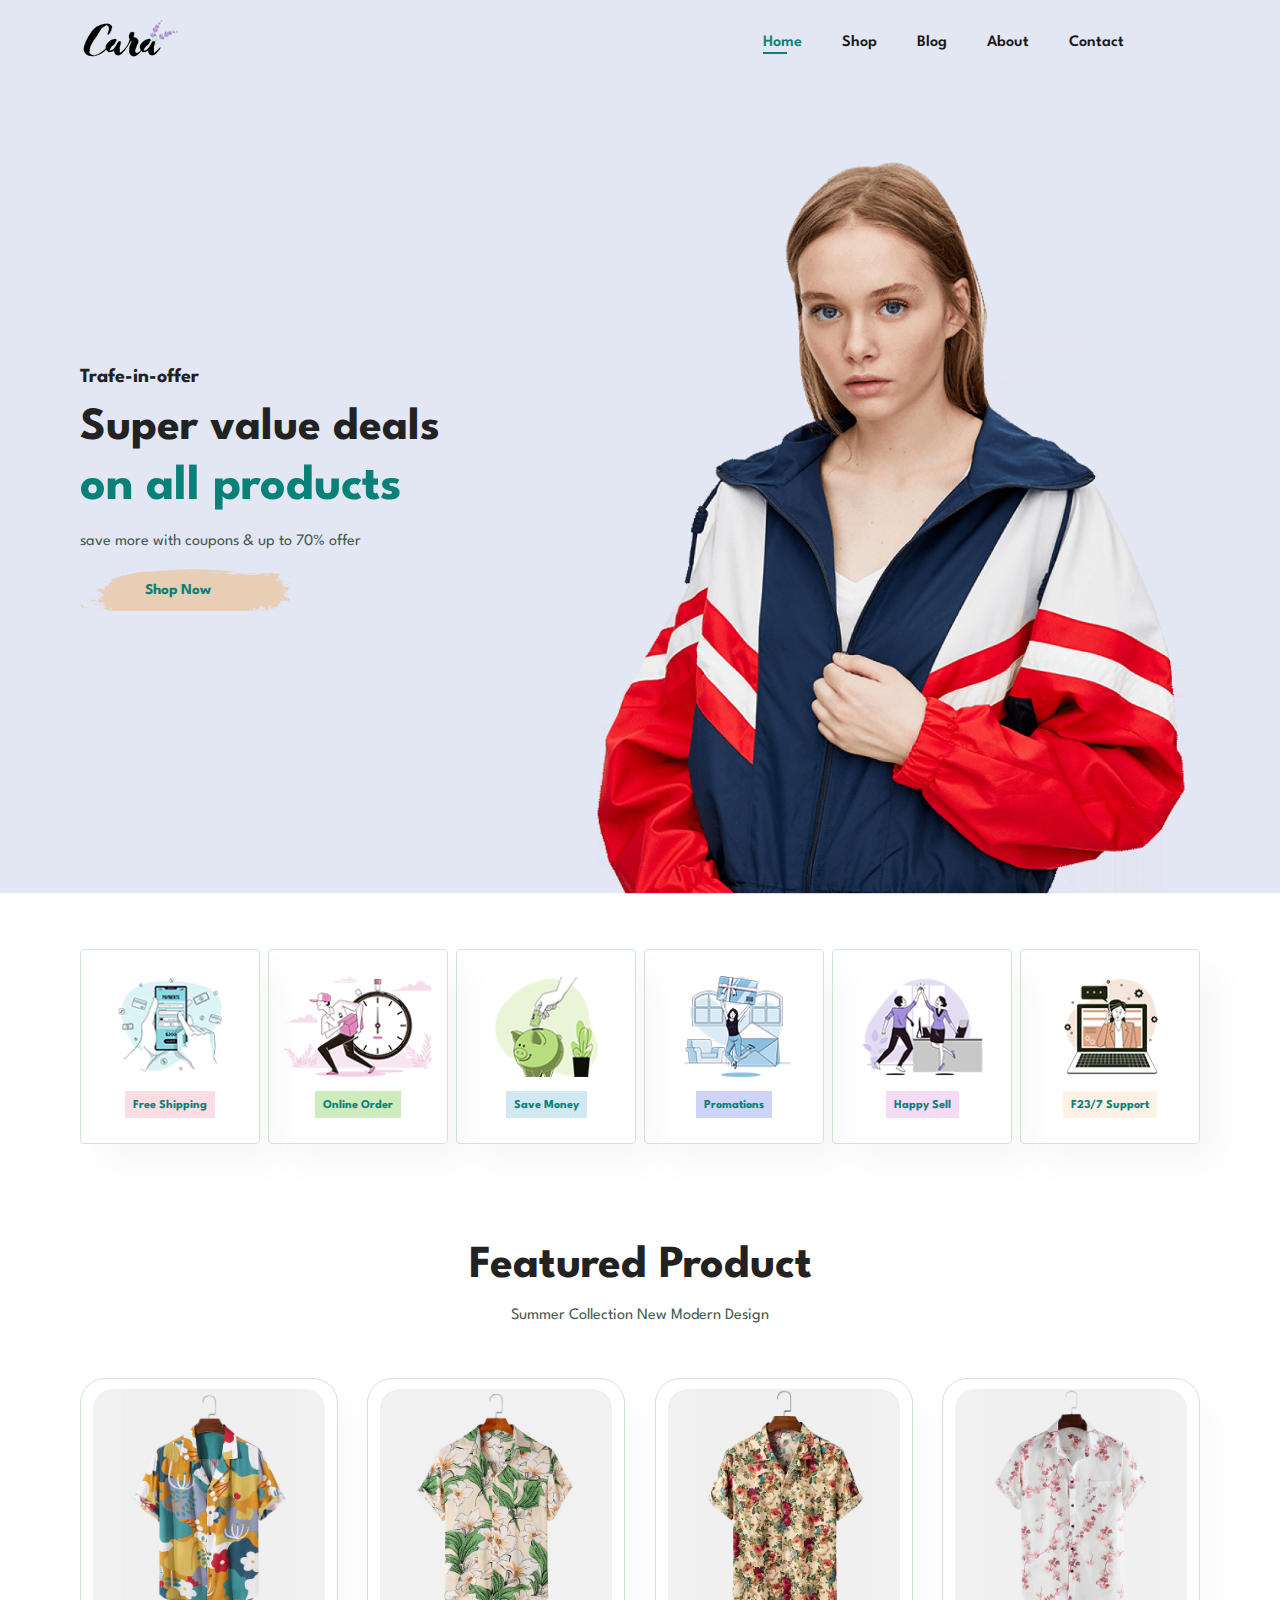
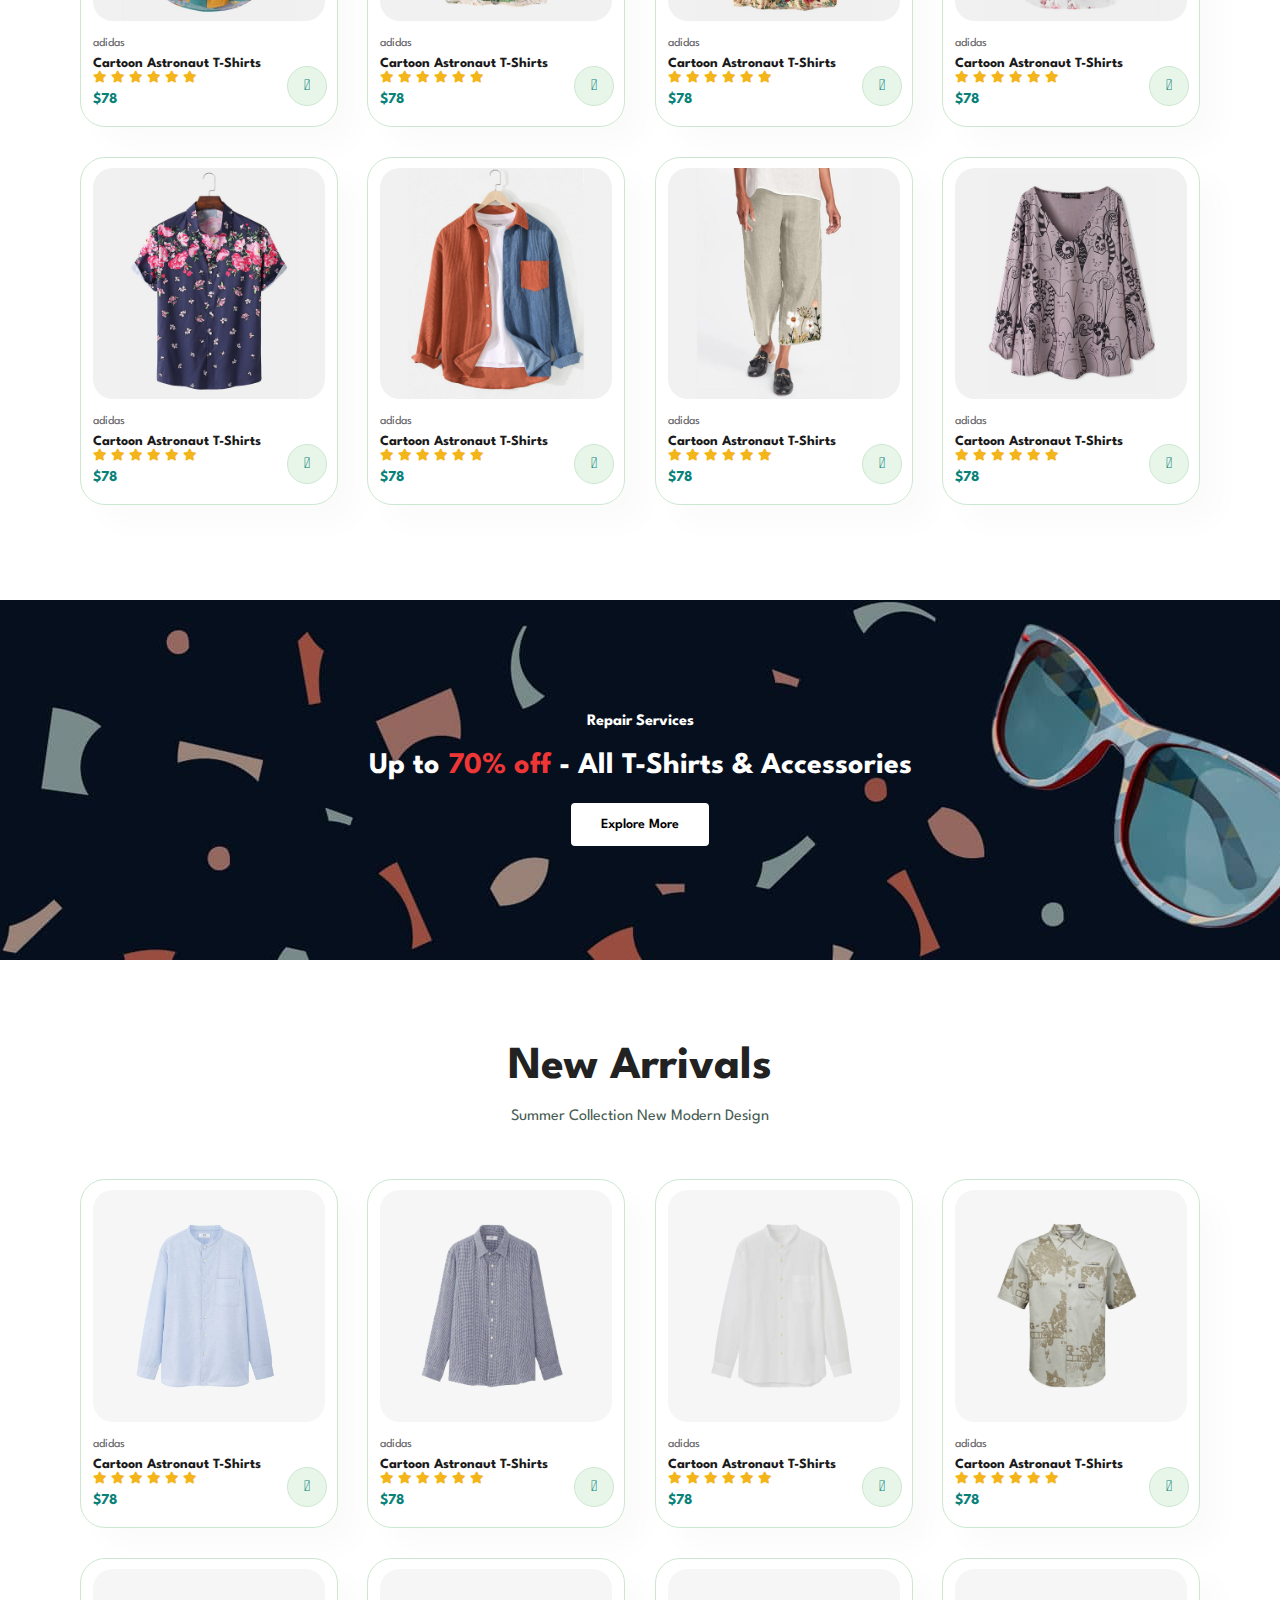
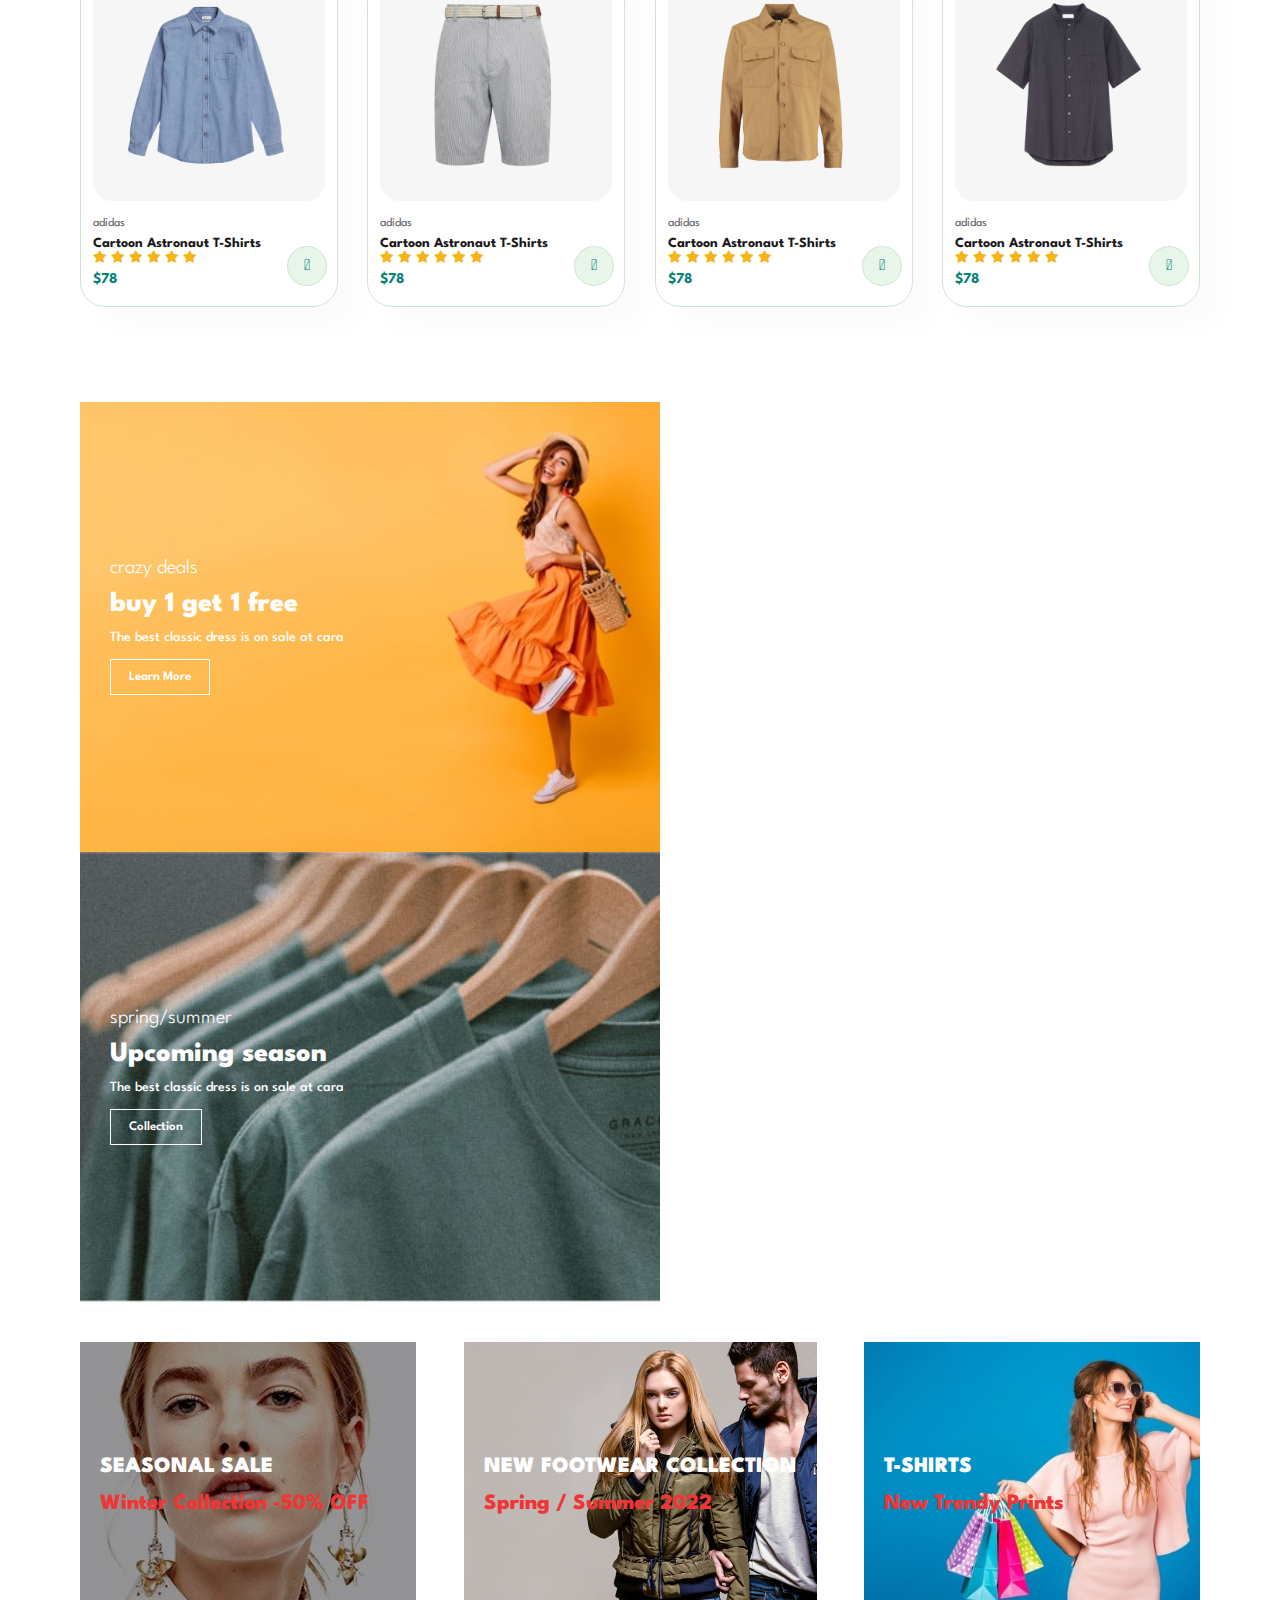
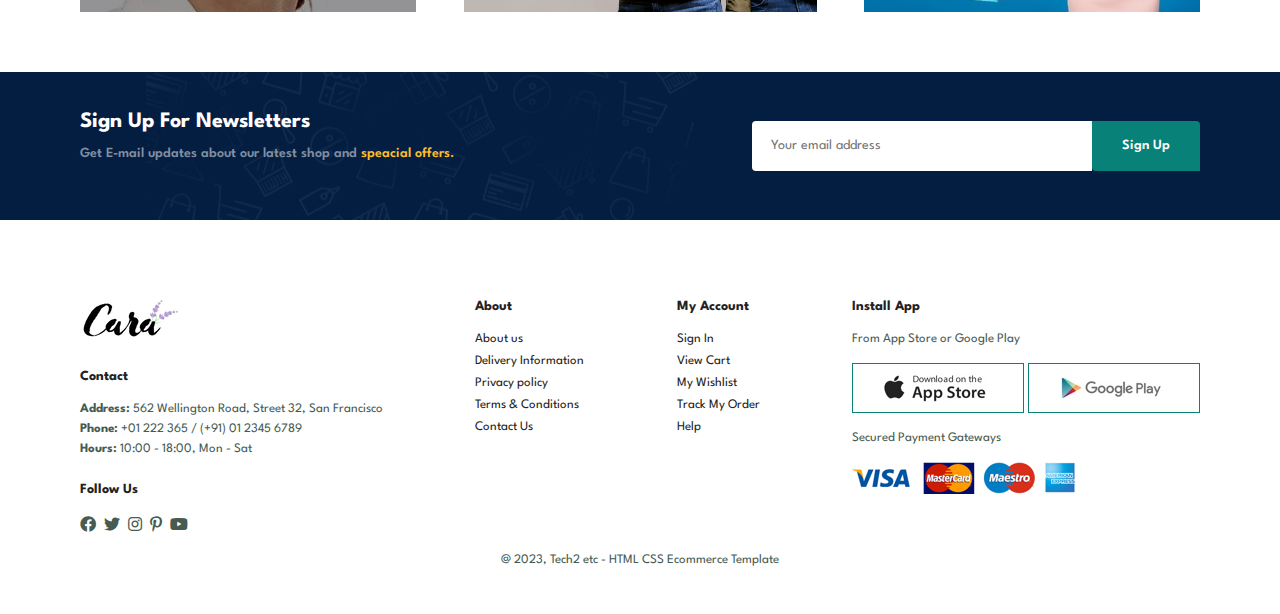
<file: index.html>
<!DOCTYPE html>
<html lang="en">

<head>
    <meta charset="UTF-8">
    <meta http-equiv="X-UA-Compatible" content="IE=edge">
    <meta name="viewport" content="width=device-width, initial-scale=1.0">
    <title>Tech2etc Ecommerce Tutorial</title>
    <link rel="stylesheet" href="https://pro.fontawesome.com/releases/v5.10.0/css/all.css" />

    <link rel="stylesheet" href="style.css">
</head>

<body>
    <section id="header">
        <a href="#"><img src="img/logo.png" alt=""></a>
        <div>
            <ul id="navbar">
                <li><a href="index.html" class="active">Home</a></li>
                <li><a href="shop.html">Shop</a></li>
                <li><a href="blog.html">Blog</a></li>
                <li><a href="about.html">About</a></li>
                <li><a href="contact.html">Contact</a></li>
                <li id="lg-bag"><a href="cart.html"><i class="far fa-shopping-bag"></i></a></li>
                <a href="#" id="close"><i class="far fa-times"></i></a>
            </ul>
        </div>
        <div id="mobile">
            <a href="cart.html"><i class="far fa-shopping-bag"></i></a>
            <i id="bar" class="fas fa-outdent"></i>
        </div>
    </section>

    <section id="hero">
        <h4>Trafe-in-offer</h4>
        <h2>Super value deals</h2>
        <h1>on all products</h1>
        <p>save more with coupons & up to 70% offer</p>
        <button> Shop Now</button>
    </section>

    <section id="feature" class="section-p1">
        <div class="fe-box">
            <img src="img/features/f1.png" alt="">
            <h6>Free Shipping</h6>
        </div>
        <div class="fe-box">
            <img src="img/features/f2.png" alt="">
            <h6>Online Order</h6>
        </div>
        <div class="fe-box">
            <img src="img/features/f3.png" alt="">
            <h6>Save Money</h6>
        </div>
        <div class="fe-box">
            <img src="img/features/f4.png" alt="">
            <h6>Promations</h6>
        </div>
        <div class="fe-box">
            <img src="img/features/f5.png" alt="">
            <h6>Happy Sell</h6>
        </div>
        <div class="fe-box">
            <img src="img/features/f6.png" alt="">
            <h6>F23/7 Support</h6>
        </div>
    </section>

    <section id="product1" class="section-p1">
        <h2>Featured Product</h2>
        <p>Summer Collection New Modern Design</p>
        <div class="pro-container">
            <div class="pro">
                <img src="img/products/f1.jpg" alt="">
                <div class="des">
                    <span>adidas</span>
                    <h5>Cartoon Astronaut T-Shirts</h5>
                    <div class="star">
                        <i class="fas fa-star"></i>
                        <i class="fas fa-star"></i>
                        <i class="fas fa-star"></i>
                        <i class="fas fa-star"></i>
                        <i class="fas fa-star"></i>
                        <i class="fas fa-star"></i>
                    </div>
                    <h4>$78</h4>
                </div>
                <a href="#"><i class="fal fa-shopping-cart cart"></i></a>
            </div>

            <div class="pro">
                <img src="img/products/f2.jpg" alt="">
                <div class="des">
                    <span>adidas</span>
                    <h5>Cartoon Astronaut T-Shirts</h5>
                    <div class="star">
                        <i class="fas fa-star"></i>
                        <i class="fas fa-star"></i>
                        <i class="fas fa-star"></i>
                        <i class="fas fa-star"></i>
                        <i class="fas fa-star"></i>
                        <i class="fas fa-star"></i>
                    </div>
                    <h4>$78</h4>
                </div>
                <a href="#"><i class="fal fa-shopping-cart cart"></i></a>
            </div>

            <div class="pro">
                <img src="img/products/f3.jpg" alt="">
                <div class="des">
                    <span>adidas</span>
                    <h5>Cartoon Astronaut T-Shirts</h5>
                    <div class="star">
                        <i class="fas fa-star"></i>
                        <i class="fas fa-star"></i>
                        <i class="fas fa-star"></i>
                        <i class="fas fa-star"></i>
                        <i class="fas fa-star"></i>
                        <i class="fas fa-star"></i>
                    </div>
                    <h4>$78</h4>
                </div>
                <a href="#"><i class="fal fa-shopping-cart cart"></i></a>
            </div>

            <div class="pro">
                <img src="img/products/f4.jpg" alt="">
                <div class="des">
                    <span>adidas</span>
                    <h5>Cartoon Astronaut T-Shirts</h5>
                    <div class="star">
                        <i class="fas fa-star"></i>
                        <i class="fas fa-star"></i>
                        <i class="fas fa-star"></i>
                        <i class="fas fa-star"></i>
                        <i class="fas fa-star"></i>
                        <i class="fas fa-star"></i>
                    </div>
                    <h4>$78</h4>
                </div>
                <a href="#"><i class="fal fa-shopping-cart cart"></i></a>
            </div>

            <div class="pro">
                <img src="img/products/f5.jpg" alt="">
                <div class="des">
                    <span>adidas</span>
                    <h5>Cartoon Astronaut T-Shirts</h5>
                    <div class="star">
                        <i class="fas fa-star"></i>
                        <i class="fas fa-star"></i>
                        <i class="fas fa-star"></i>
                        <i class="fas fa-star"></i>
                        <i class="fas fa-star"></i>
                        <i class="fas fa-star"></i>
                    </div>
                    <h4>$78</h4>
                </div>
                <a href="#"><i class="fal fa-shopping-cart cart"></i></a>
            </div>

            <div class="pro">
                <img src="img/products/f6.jpg" alt="">
                <div class="des">
                    <span>adidas</span>
                    <h5>Cartoon Astronaut T-Shirts</h5>
                    <div class="star">
                        <i class="fas fa-star"></i>
                        <i class="fas fa-star"></i>
                        <i class="fas fa-star"></i>
                        <i class="fas fa-star"></i>
                        <i class="fas fa-star"></i>
                        <i class="fas fa-star"></i>
                    </div>
                    <h4>$78</h4>
                </div>
                <a href="#"><i class="fal fa-shopping-cart cart"></i></a>
            </div>

            <div class="pro">
                <img src="img/products/f7.jpg" alt="">
                <div class="des">
                    <span>adidas</span>
                    <h5>Cartoon Astronaut T-Shirts</h5>
                    <div class="star">
                        <i class="fas fa-star"></i>
                        <i class="fas fa-star"></i>
                        <i class="fas fa-star"></i>
                        <i class="fas fa-star"></i>
                        <i class="fas fa-star"></i>
                        <i class="fas fa-star"></i>
                    </div>
                    <h4>$78</h4>
                </div>
                <a href="#"><i class="fal fa-shopping-cart cart"></i></a>
            </div>

            <div class="pro">
                <img src="img/products/f8.jpg" alt="">
                <div class="des">
                    <span>adidas</span>
                    <h5>Cartoon Astronaut T-Shirts</h5>
                    <div class="star">
                        <i class="fas fa-star"></i>
                        <i class="fas fa-star"></i>
                        <i class="fas fa-star"></i>
                        <i class="fas fa-star"></i>
                        <i class="fas fa-star"></i>
                        <i class="fas fa-star"></i>
                    </div>
                    <h4>$78</h4>
                </div>
                <a href="#"><i class="fal fa-shopping-cart cart"></i></a>
            </div>
        </div>

    </section>

    <section id="banner" class="section-m1">
        <h4>Repair Services</h4>
        <h2>Up to <span>70% off</span> - All T-Shirts & Accessories</h2>
        <button class="normal"> Explore More</button>
    </section>

    <section id="product1" class="section-p1">
        <h2>New Arrivals</h2>
        <p>Summer Collection New Modern Design</p>
        <div class="pro-container">
            <div class="pro">
                <img src="img/products/n1.jpg" alt="">
                <div class="des">
                    <span>adidas</span>
                    <h5>Cartoon Astronaut T-Shirts</h5>
                    <div class="star">
                        <i class="fas fa-star"></i>
                        <i class="fas fa-star"></i>
                        <i class="fas fa-star"></i>
                        <i class="fas fa-star"></i>
                        <i class="fas fa-star"></i>
                        <i class="fas fa-star"></i>
                    </div>
                    <h4>$78</h4>
                </div>
                <a href="#"><i class="fal fa-shopping-cart cart"></i></a>
            </div>

            <div class="pro">
                <img src="img/products/n2.jpg" alt="">
                <div class="des">
                    <span>adidas</span>
                    <h5>Cartoon Astronaut T-Shirts</h5>
                    <div class="star">
                        <i class="fas fa-star"></i>
                        <i class="fas fa-star"></i>
                        <i class="fas fa-star"></i>
                        <i class="fas fa-star"></i>
                        <i class="fas fa-star"></i>
                        <i class="fas fa-star"></i>
                    </div>
                    <h4>$78</h4>
                </div>
                <a href="#"><i class="fal fa-shopping-cart cart"></i></a>
            </div>

            <div class="pro">
                <img src="img/products/n3.jpg" alt="">
                <div class="des">
                    <span>adidas</span>
                    <h5>Cartoon Astronaut T-Shirts</h5>
                    <div class="star">
                        <i class="fas fa-star"></i>
                        <i class="fas fa-star"></i>
                        <i class="fas fa-star"></i>
                        <i class="fas fa-star"></i>
                        <i class="fas fa-star"></i>
                        <i class="fas fa-star"></i>
                    </div>
                    <h4>$78</h4>
                </div>
                <a href="#"><i class="fal fa-shopping-cart cart"></i></a>
            </div>

            <div class="pro">
                <img src="img/products/n4.jpg" alt="">
                <div class="des">
                    <span>adidas</span>
                    <h5>Cartoon Astronaut T-Shirts</h5>
                    <div class="star">
                        <i class="fas fa-star"></i>
                        <i class="fas fa-star"></i>
                        <i class="fas fa-star"></i>
                        <i class="fas fa-star"></i>
                        <i class="fas fa-star"></i>
                        <i class="fas fa-star"></i>
                    </div>
                    <h4>$78</h4>
                </div>
                <a href="#"><i class="fal fa-shopping-cart cart"></i></a>
            </div>

            <div class="pro">
                <img src="img/products/n5.jpg" alt="">
                <div class="des">
                    <span>adidas</span>
                    <h5>Cartoon Astronaut T-Shirts</h5>
                    <div class="star">
                        <i class="fas fa-star"></i>
                        <i class="fas fa-star"></i>
                        <i class="fas fa-star"></i>
                        <i class="fas fa-star"></i>
                        <i class="fas fa-star"></i>
                        <i class="fas fa-star"></i>
                    </div>
                    <h4>$78</h4>
                </div>
                <a href="#"><i class="fal fa-shopping-cart cart"></i></a>
            </div>

            <div class="pro">
                <img src="img/products/n6.jpg" alt="">
                <div class="des">
                    <span>adidas</span>
                    <h5>Cartoon Astronaut T-Shirts</h5>
                    <div class="star">
                        <i class="fas fa-star"></i>
                        <i class="fas fa-star"></i>
                        <i class="fas fa-star"></i>
                        <i class="fas fa-star"></i>
                        <i class="fas fa-star"></i>
                        <i class="fas fa-star"></i>
                    </div>
                    <h4>$78</h4>
                </div>
                <a href="#"><i class="fal fa-shopping-cart cart"></i></a>
            </div>

            <div class="pro">
                <img src="img/products/n7.jpg" alt="">
                <div class="des">
                    <span>adidas</span>
                    <h5>Cartoon Astronaut T-Shirts</h5>
                    <div class="star">
                        <i class="fas fa-star"></i>
                        <i class="fas fa-star"></i>
                        <i class="fas fa-star"></i>
                        <i class="fas fa-star"></i>
                        <i class="fas fa-star"></i>
                        <i class="fas fa-star"></i>
                    </div>
                    <h4>$78</h4>
                </div>
                <a href="#"><i class="fal fa-shopping-cart cart"></i></a>
            </div>

            <div class="pro">
                <img src="img/products/n8.jpg" alt="">
                <div class="des">
                    <span>adidas</span>
                    <h5>Cartoon Astronaut T-Shirts</h5>
                    <div class="star">
                        <i class="fas fa-star"></i>
                        <i class="fas fa-star"></i>
                        <i class="fas fa-star"></i>
                        <i class="fas fa-star"></i>
                        <i class="fas fa-star"></i>
                        <i class="fas fa-star"></i>
                    </div>
                    <h4>$78</h4>
                </div>
                <a href="#"><i class="fal fa-shopping-cart cart"></i></a>
            </div>
        </div>

    </section>

    <section id="sm-banner" class="section-p1">
        <div class="banner-box">
            <h4>crazy deals</h4>
            <h2>buy 1 get 1 free</h2>
            <span>The best classic dress is on sale at cara</span>
            <button class="white">Learn More</button>
        </div>
        <div class="banner-box banner-box2">
            <h4>spring/summer</h4>
            <h2>Upcoming season</h2>
            <span>The best classic dress is on sale at cara</span>
            <button class="white">Collection</button>
        </div>
    </section>

    <section id="banner3">
        <div class="banner-box">
            <h2>SEASONAL SALE</h2>
            <h3>Winter Collection -50% OFF</h3>
        </div>
        <div class="banner-box banner-box2">
            <h2>NEW FOOTWEAR COLLECTION</h2>
            <h3>Spring / Summer 2022</h3>
        </div>
        <div class="banner-box banner-box3">
            <h2>T-SHIRTS</h2>
            <h3>New Trendy Prints</h3>
        </div>
    </section>

    <section id="newsletter" class="section-p1 section-m1">
        <div class="newstext">
            <h4>Sign Up For Newsletters</h4>
            <p>Get E-mail updates about our latest shop and
                <span>speacial offers.</span>
            </p>
        </div>
        <div class="form">
            <input type="text" placeholder="Your email address">
            <button class="normal">Sign Up</button>
        </div>
    </section>

    <footer class="section-p1">
        <div class="col">
            <img class="logo" src="img/logo.png" alt="">
            <h4>Contact</h4>
            <p><strong>Address: </strong> 562 Wellington Road, Street 32, San Francisco</p>
            <p><strong>Phone: </strong>+01 222 365 / (+91) 01 2345 6789</p>
            <p><strong>Hours: </strong>10:00 - 18:00, Mon - Sat</p>
        <div class="follow">
            <h4>Follow Us</h4>
            <div class="icon">
                <i class="fab fa-facebook"></i>
                <i class="fab fa-twitter"></i>
                <i class="fab fa-instagram"></i>
                <i class="fab fa-pinterest-p"></i>
                <i class="fab fa-youtube"></i>
            </div>
        </div>
    </div>

    <div class="col">
        <h4>About</h4>
        <a href="#">About us</a>
        <a href="#">Delivery Information</a>
        <a href="#">Privacy policy</a>
        <a href="#">Terms & Conditions</a>
        <a href="#">Contact Us</a>
    </div>

        <div class="col">
            <h4>My Account</h4>
            <a href="#">Sign In</a>
            <a href="#">View Cart</a>
            <a href="#">My Wishlist</a>
            <a href="#">Track My Order</a>
            <a href="#">Help</a>
        </div>

        <div class="col install">
            <h4>Install App</h4>
            <p>From App Store or Google Play</p>
            <div class="row">
                <img src="img/pay/app.jpg" alt="">
                <img src="img/pay/play.jpg" alt="">
            </div>
            <p>Secured Payment Gateways</p>
            <img src="img/pay/pay.png" alt="">
        </div>

        <div class="copyright">
            <p>@ 2023, Tech2 etc - HTML CSS Ecommerce Template</p>
        </div>
    </footer>
    <script src="script.js"></script>
</body>
</html>
</file>
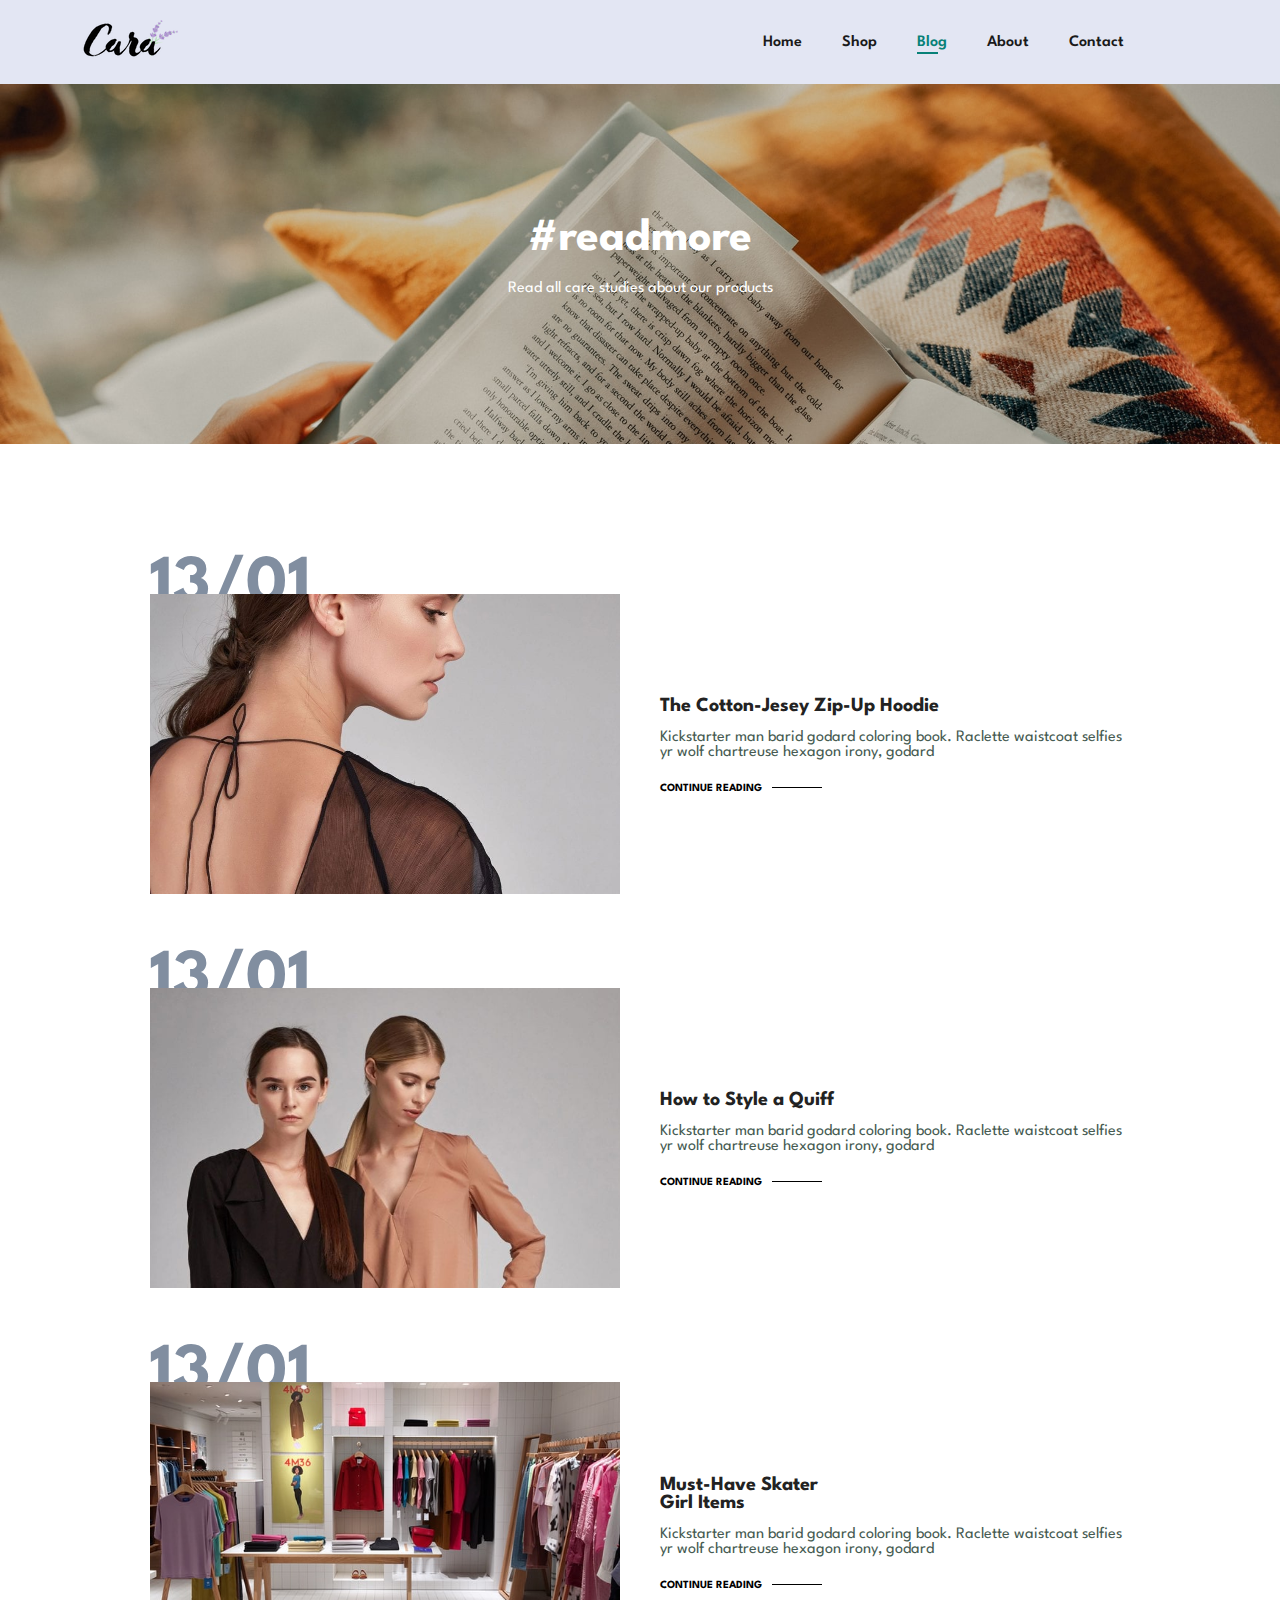
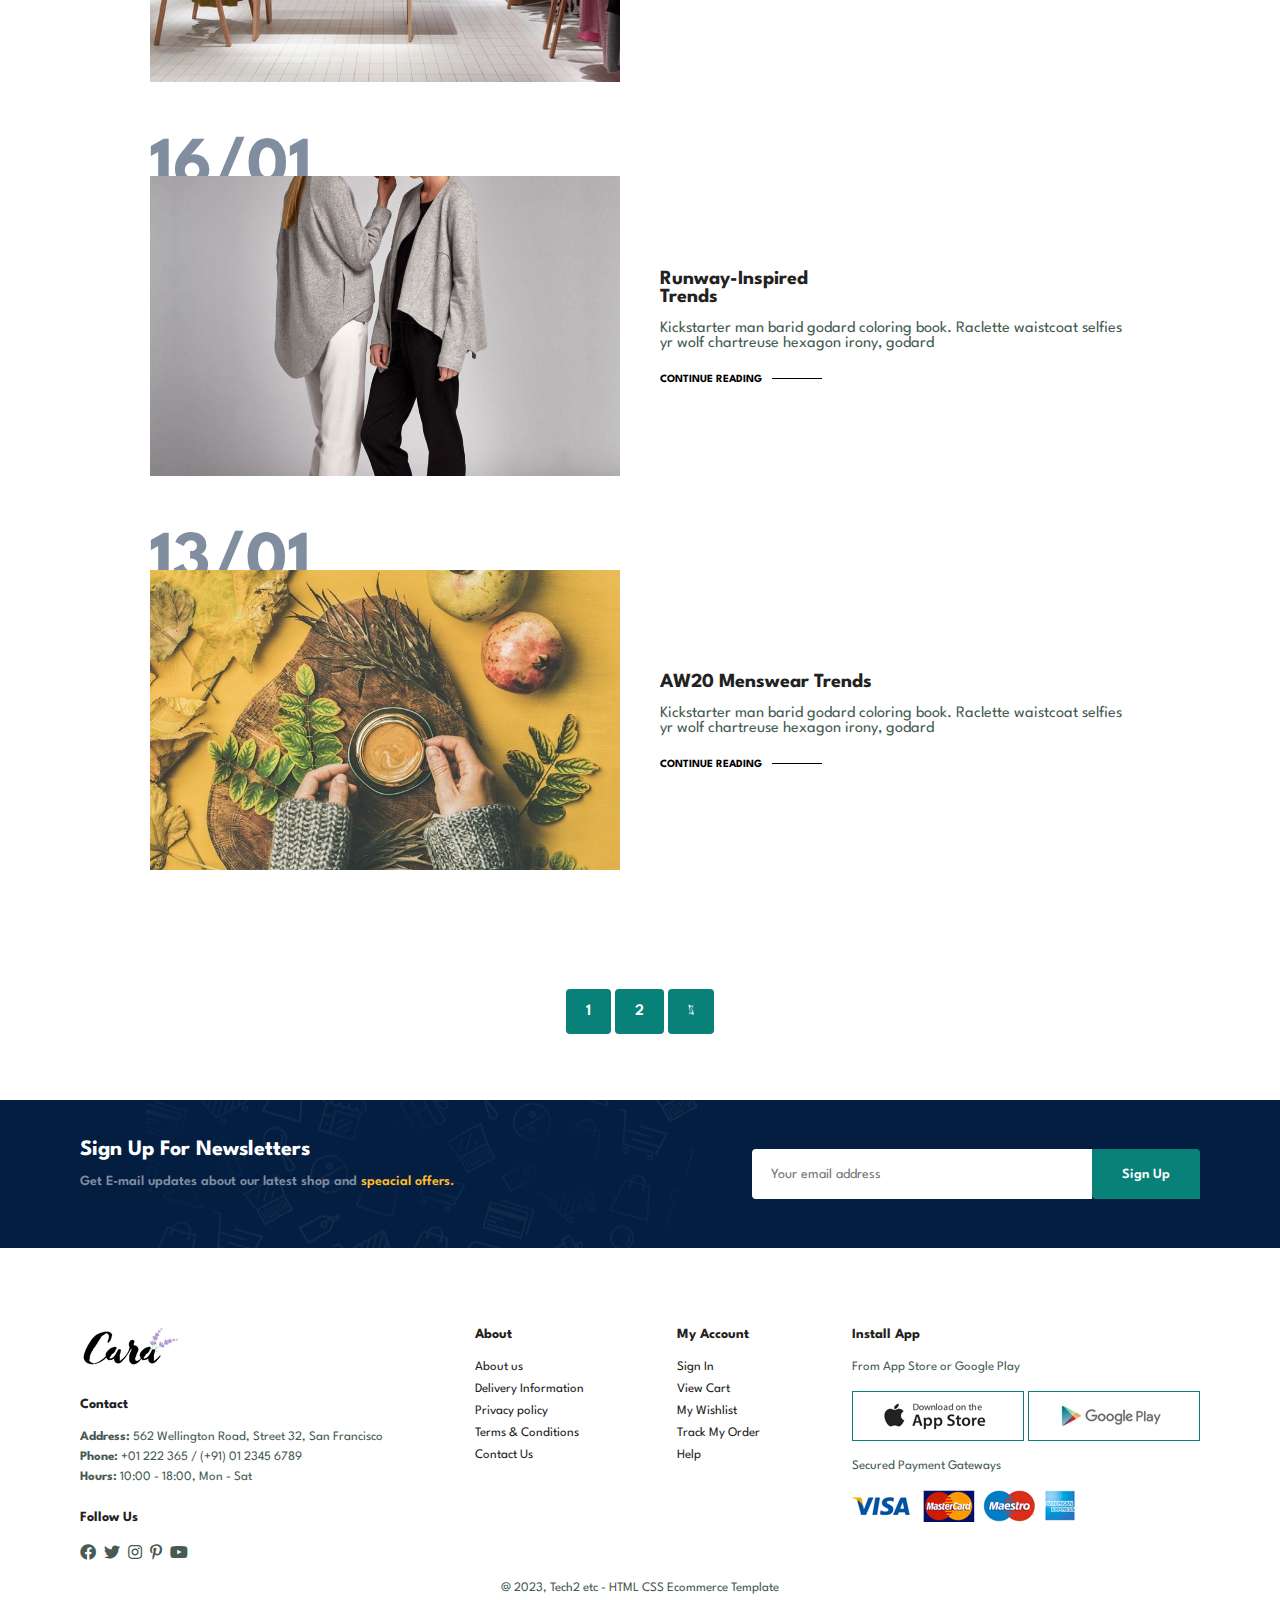
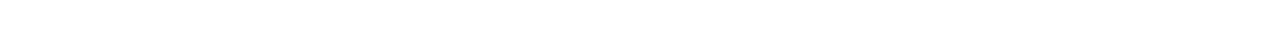
<file: blog.html>
<!DOCTYPE html>
<html lang="en">

    <head>
        <meta charset="UTF-8">
        <meta http-equiv="X-UA-Compatible" content="IE=edge">
        <meta name="viewport" content="width=device-width, initial-scale=1.0">
        <title>Tech2etc Ecommerce Tutorial</title>
        <link rel="stylesheet" href="https://pro.fontawesome.com/releases/v5.10.0/css/all.css" />

        <link rel="stylesheet" href="style.css">
    </head>

    <body>
        <!DOCTYPE html>
        <html lang="en">
        
        <head>
            <meta charset="UTF-8">
            <meta http-equiv="X-UA-Compatible" content="IE=edge">
            <meta name="viewport" content="width=device-width, initial-scale=1.0">
            <title>Tech2etc Ecommerce Tutorial</title>
            <link rel="stylesheet" href="https://pro.fontawesome.com/releases/v5.10.0/css/all.css" />
        
            <link rel="stylesheet" href="style.css">
        </head>
        
        <body>
            <section id="header">
                <a href="#"><img src="img/logo.png" alt=""></a>
                <div>
                    <ul id="navbar">
                        <li><a href="index.html" >Home</a></li>
                        <li><a href="shop.html" >Shop</a></li>
                        <li><a href="blog.html" class="active">Blog</a></li>
                        <li><a href="about.html">About</a></li>
                        <li><a href="contact.html">Contact</a></li>
                        <li id="lg-bag"><a href="cart.html"><i class="far fa-shopping-bag"></i></a></li>
                        <a href="#" id="close"><i class="far fa-times"></i></a>
                    </ul>
                </div>
                <div id="mobile">
                    <a href="cart.html"><i class="far fa-shopping-bag"></i></a>
                    <i id="bar" class="fas fa-outdent"></i>
                </div>
            </section>
        
            <section id="page-header" class="blog-header">
                <h2>#readmore</h2>
                <p>Read all care studies about our products</p>
            </section>
        
            <section id="blog">
                <div class="blog-box">
                    <div class="blog-img">
                        <img src="img/blog/b1.jpg" alt="">
                    </div>
                    <div class="blog-details">
                        <h4>The Cotton-Jesey Zip-Up Hoodie</h4>
                        <p>Kickstarter man barid godard coloring book. Raclette waistcoat selfies
                            yr wolf chartreuse hexagon irony, godard
                        </p>
                        <a href="#"> CONTINUE READING</a>
                    </div>
                    <h1>13/01</h1>
                </div>

                <div class="blog-box">
                    <div class="blog-img">
                        <img src="img/blog/b2.jpg" alt="">
                    </div>
                    <div class="blog-details">
                        <h4>How to Style a Quiff</h4>
                        <p>Kickstarter man barid godard coloring book. Raclette waistcoat selfies
                            yr wolf chartreuse hexagon irony, godard
                        </p>
                        <a href="#"> CONTINUE READING</a>
                    </div>
                    <h1>13/01</h1>
                </div>

                <div class="blog-box">
                    <div class="blog-img">
                        <img src="img/blog/b3.jpg" alt="">
                    </div>
                    <div class="blog-details">
                        <h4>Must-Have Skater <br> Girl Items</h4>
                        <p>Kickstarter man barid godard coloring book. Raclette waistcoat selfies
                            yr wolf chartreuse hexagon irony, godard
                        </p>
                        <a href="#"> CONTINUE READING</a>
                    </div>
                    <h1>13/01</h1>
                </div>

                <div class="blog-box">
                    <div class="blog-img">
                        <img src="img/blog/b4.jpg" alt="">
                    </div>
                    <div class="blog-details">
                        <h4>Runway-Inspired <br> Trends</h4>
                        <p>Kickstarter man barid godard coloring book. Raclette waistcoat selfies
                            yr wolf chartreuse hexagon irony, godard
                        </p>
                        <a href="#"> CONTINUE READING</a>
                    </div>
                    <h1>16/01</h1>
                </div>

               

                <div class="blog-box">
                    <div class="blog-img">
                        <img src="img/blog/b6.jpg" alt="">
                    </div>
                    <div class="blog-details">
                        <h4>AW20 Menswear Trends</h4>
                        <p>Kickstarter man barid godard coloring book. Raclette waistcoat selfies
                            yr wolf chartreuse hexagon irony, godard
                        </p>
                        <a href="#"> CONTINUE READING</a>
                    </div>
                    <h1>13/01</h1>
                </div>
            </section>

            <section id="pagination" class="section-p1">
                <a href="#">1</a>
                <a href="#">2</a>
                <a href="#"><i class="fal fa-long-arrow-alt-right"></i></a>
            </section>

            <section id="newsletter" class="section-p1 section-m1">
                <div class="newstext">
                    <h4>Sign Up For Newsletters</h4>
                    <p>Get E-mail updates about our latest shop and
                        <span>speacial offers.</span>
                    </p>
                </div>
                <div class="form">
                    <input type="text" placeholder="Your email address">
                    <button class="normal">Sign Up</button>
                </div>
            </section>
        
            <footer class="section-p1">
                <div class="col">
                    <img class="logo" src="img/logo.png" alt="">
                    <h4>Contact</h4>
                    <p><strong>Address: </strong> 562 Wellington Road, Street 32, San Francisco</p>
                    <p><strong>Phone: </strong>+01 222 365 / (+91) 01 2345 6789</p>
                    <p><strong>Hours: </strong>10:00 - 18:00, Mon - Sat</p>
                <div class="follow">
                    <h4>Follow Us</h4>
                    <div class="icon">
                        <i class="fab fa-facebook"></i>
                        <i class="fab fa-twitter"></i>
                        <i class="fab fa-instagram"></i>
                        <i class="fab fa-pinterest-p"></i>
                        <i class="fab fa-youtube"></i>
                    </div>
                </div>
            </div>
        
            <div class="col">
                <h4>About</h4>
                <a href="#">About us</a>
                <a href="#">Delivery Information</a>
                <a href="#">Privacy policy</a>
                <a href="#">Terms & Conditions</a>
                <a href="#">Contact Us</a>
            </div>
        
                <div class="col">
                    <h4>My Account</h4>
                    <a href="#">Sign In</a>
                    <a href="#">View Cart</a>
                    <a href="#">My Wishlist</a>
                    <a href="#">Track My Order</a>
                    <a href="#">Help</a>
                </div>
        
                <div class="col install">
                    <h4>Install App</h4>
                    <p>From App Store or Google Play</p>
                    <div class="row">
                        <img src="img/pay/app.jpg" alt="">
                        <img src="img/pay/play.jpg" alt="">
                    </div>
                    <p>Secured Payment Gateways</p>
                    <img src="img/pay/pay.png" alt="">
                </div>
        
                <div class="copyright">
                    <p>@ 2023, Tech2 etc - HTML CSS Ecommerce Template</p>
                </div>
            </footer>
            <script src="script.js"></script>
        </body>
        </html>
        <script src="script.js"></script>
    </body>

</html>
</file>
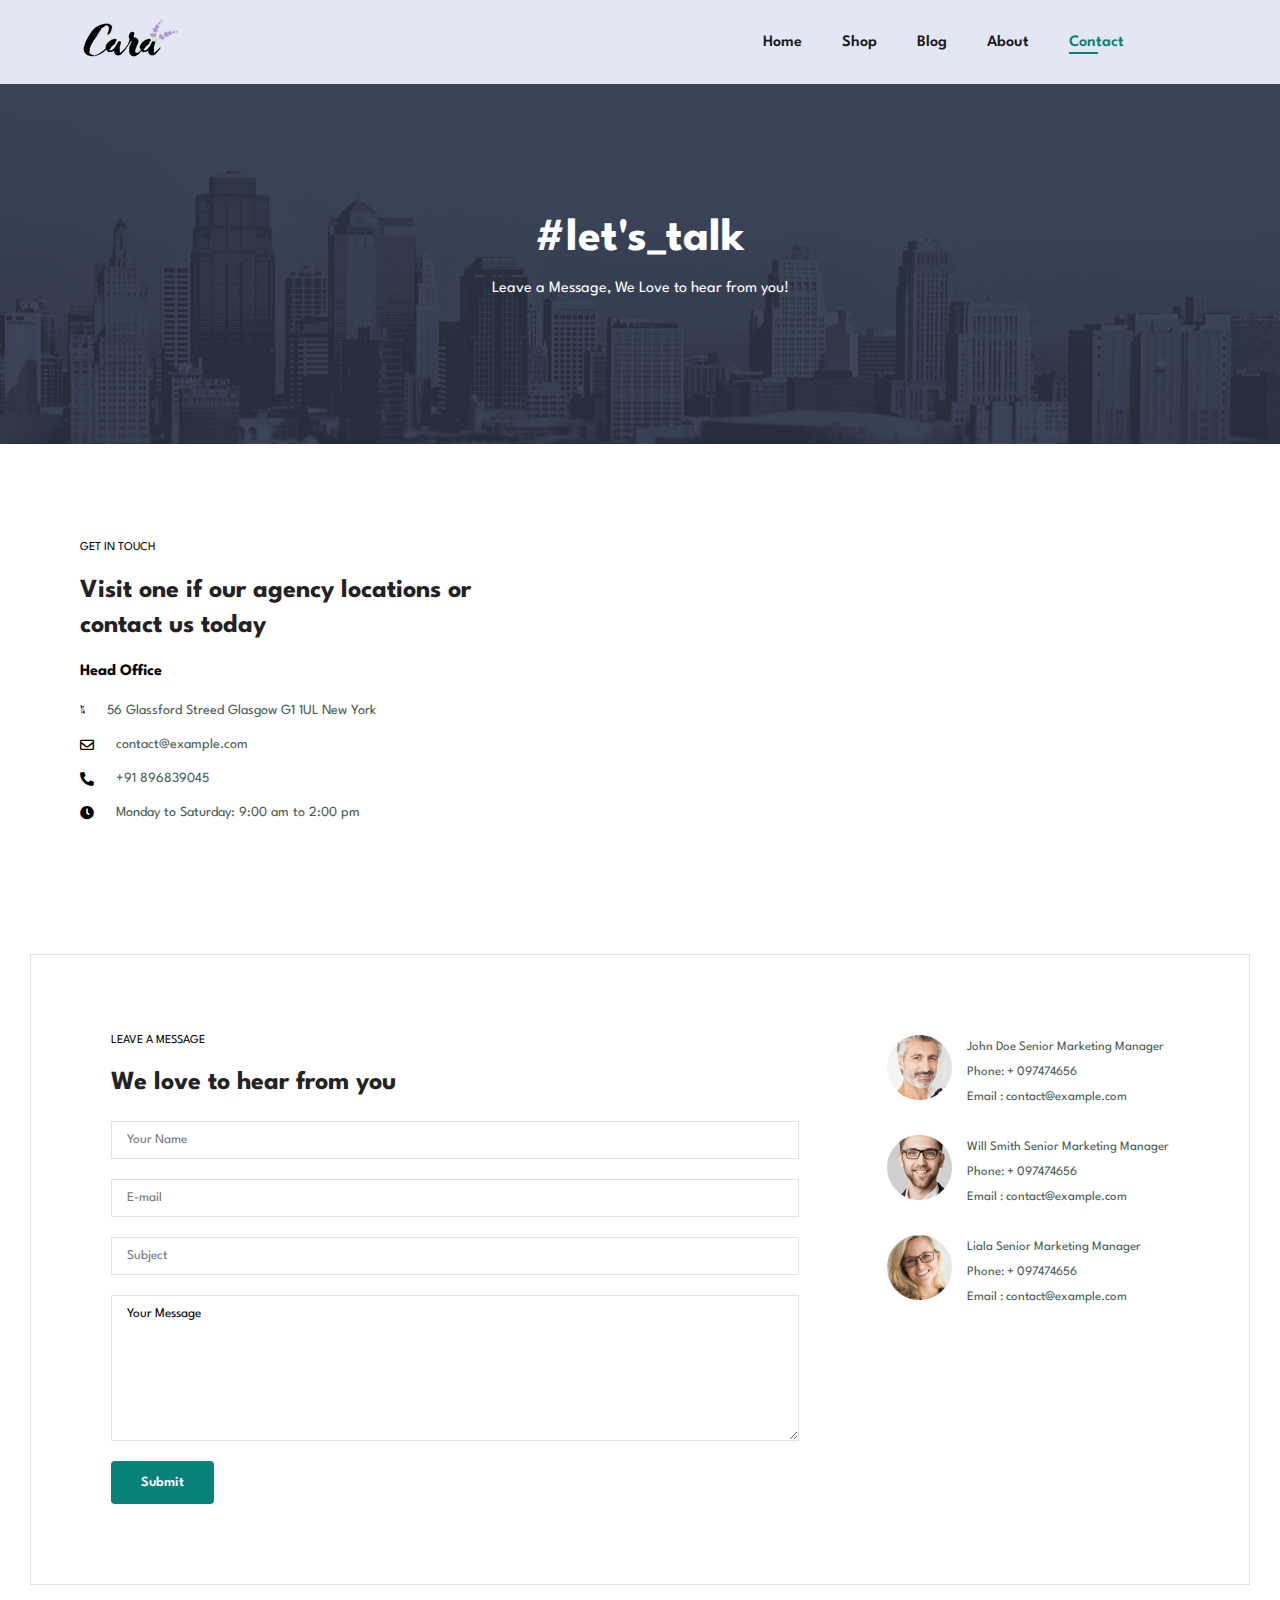
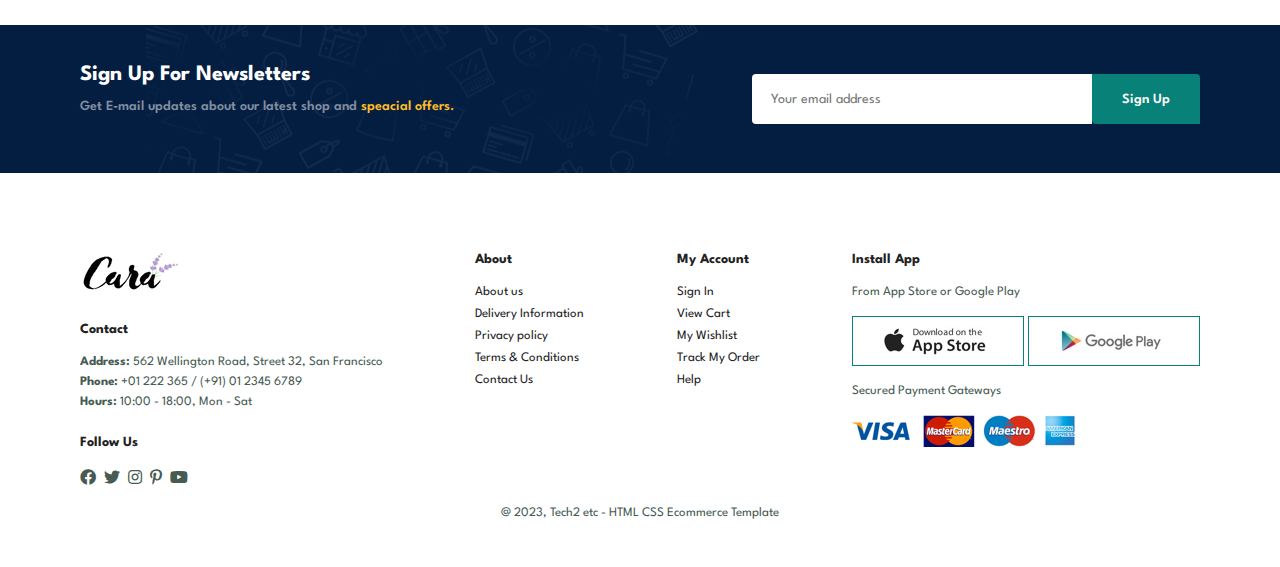
<file: contact.html>
<!DOCTYPE html>
<html lang="en">

    <head>
        <meta charset="UTF-8">
        <meta http-equiv="X-UA-Compatible" content="IE=edge">
        <meta name="viewport" content="width=device-width, initial-scale=1.0">
        <title>Tech2etc Ecommerce Tutorial</title>
        <link rel="stylesheet" href="https://pro.fontawesome.com/releases/v5.10.0/css/all.css" />

        <link rel="stylesheet" href="style.css">
    </head>

    <body>
        <!DOCTYPE html>
        <html lang="en">
        
        <head>
            <meta charset="UTF-8">
            <meta http-equiv="X-UA-Compatible" content="IE=edge">
            <meta name="viewport" content="width=device-width, initial-scale=1.0">
            <title>Tech2etc Ecommerce Tutorial</title>
            <link rel="stylesheet" href="https://pro.fontawesome.com/releases/v5.10.0/css/all.css" />
        
            <link rel="stylesheet" href="style.css">
        </head>
        
        <body>
            <section id="header">
                <a href="#"><img src="img/logo.png" alt=""></a>
                <div>
                    <ul id="navbar">
                        <li><a href="index.html" >Home</a></li>
                        <li><a href="shop.html" >Shop</a></li>
                        <li><a href="blog.html" >Blog</a></li>
                        <li><a href="about.html">About</a></li>
                        <li><a href="contact.html" class="active">Contact</a></li>
                        <li id="lg-bag"><a href="cart.html"><i class="far fa-shopping-bag"></i></a></li>
                        <a href="#" id="close"><i class="far fa-times"></i></a>
                    </ul>
                </div>
                <div id="mobile">
                    <a href="cart.html"><i class="far fa-shopping-bag"></i></a>
                    <i id="bar" class="fas fa-outdent"></i>
                </div>
            </section>
        
            <section id="page-header" class="about-header">
                <h2>#let's_talk</h2>
                <p>Leave a Message, We Love to hear from you!</p>
            </section>
        
           <section id="contact-details" class="section-p1">
            <div class="details">
                <span>GET IN TOUCH</span>
                <h2>Visit one if our agency locations or contact us today</h2>
                <h3>Head Office</h3>
                <div>
                    <li>
                        <i class="fal fa-map"></i>
                        <p>56 Glassford Streed Glasgow G1 1UL New York</p>
                    </li>
                    <li>
                        <i class="far fa-envelope"></i>
                        <p>contact@example.com</p>
                    </li>
                    <li>
                        <i class="fas fa-phone-alt"></i>
                        <p>+91 896839045</p>
                    </li>
                    <li>
                        <i class="fas fa-clock"></i>
                        <p>Monday to Saturday: 9:00 am to 2:00 pm</p>
                    </li>
                </div>
            </div>
            <div class="map">
                <iframe src="https://www.google.com/maps/embed?pb=!1m18!1m12!1m3!1d3888.898248080318!2d77.5923565758027!3d12.914260916131397!2m3!1f0!2f0!3f0!3m2!1i1024!2i768!4f13.1!3m3!1m2!1s0x3bae14fbe7ad69b9%3A0x6db64568215f24b2!2sCiberspring%20International%20(India)%20LLP!5e0!3m2!1sen!2sin!4v1691661138075!5m2!1sen!2sin" width="600" height="450" style="border:0;" allowfullscreen="" loading="lazy" referrerpolicy="no-referrer-when-downgrade"></iframe>
            </div>
           </section>

           <section id="form-details">
            <form action="">
                <span>LEAVE A MESSAGE</span>
                <h2>We love to hear from you</h2>
                <input type="text" placeholder="Your Name">
                <input type="text" placeholder="E-mail">
                <input type="text" placeholder="Subject">
                <textarea name="" id="" cols="30" rows="10" placeholder="Your Message">Your Message
                </textarea>
                <button class="normal">Submit</button>
            </form>

            <div class="people">
                <div>
                    <img src="img/people/1.png" alt="">
                    <p><span>John Doe</span> Senior Marketing Manager <br> Phone: + 097474656 <br> Email : contact@example.com</p>
                </div>
                <div>
                    <img src="img/people/2.png" alt="">
                    <p><span>Will Smith</span> Senior Marketing Manager <br> Phone: + 097474656 <br> Email : contact@example.com</p>
                </div>
                <div>
                    <img src="img/people/3.png" alt="">
                    <p><span>Liala</span> Senior Marketing Manager <br> Phone: + 097474656 <br> Email : contact@example.com</p>
                </div>
            </div>
           </section>

            <section id="newsletter" class="section-p1 section-m1">
                <div class="newstext">
                    <h4>Sign Up For Newsletters</h4>
                    <p>Get E-mail updates about our latest shop and
                        <span>speacial offers.</span>
                    </p>
                </div>
                <div class="form">
                    <input type="text" placeholder="Your email address">
                    <button class="normal">Sign Up</button>
                </div>
            </section>

            <footer class="section-p1">
                <div class="col">
                    <img class="logo" src="img/logo.png" alt="">
                    <h4>Contact</h4>
                    <p><strong>Address: </strong> 562 Wellington Road, Street 32, San Francisco</p>
                    <p><strong>Phone: </strong>+01 222 365 / (+91) 01 2345 6789</p>
                    <p><strong>Hours: </strong>10:00 - 18:00, Mon - Sat</p>
                <div class="follow">
                    <h4>Follow Us</h4>
                    <div class="icon">
                        <i class="fab fa-facebook"></i>
                        <i class="fab fa-twitter"></i>
                        <i class="fab fa-instagram"></i>
                        <i class="fab fa-pinterest-p"></i>
                        <i class="fab fa-youtube"></i>
                    </div>
                </div>
            </div>
        
            <div class="col">
                <h4>About</h4>
                <a href="#">About us</a>
                <a href="#">Delivery Information</a>
                <a href="#">Privacy policy</a>
                <a href="#">Terms & Conditions</a>
                <a href="#">Contact Us</a>
            </div>
        
                <div class="col">
                    <h4>My Account</h4>
                    <a href="#">Sign In</a>
                    <a href="#">View Cart</a>
                    <a href="#">My Wishlist</a>
                    <a href="#">Track My Order</a>
                    <a href="#">Help</a>
                </div>
        
                <div class="col install">
                    <h4>Install App</h4>
                    <p>From App Store or Google Play</p>
                    <div class="row">
                        <img src="img/pay/app.jpg" alt="">
                        <img src="img/pay/play.jpg" alt="">
                    </div>
                    <p>Secured Payment Gateways</p>
                    <img src="img/pay/pay.png" alt="">
                </div>
        
                <div class="copyright">
                    <p>@ 2023, Tech2 etc - HTML CSS Ecommerce Template</p>
                </div>
            </footer>
        </body>
        </html>
        <script src="script.js"></script>
    </body>

</html>
</file>
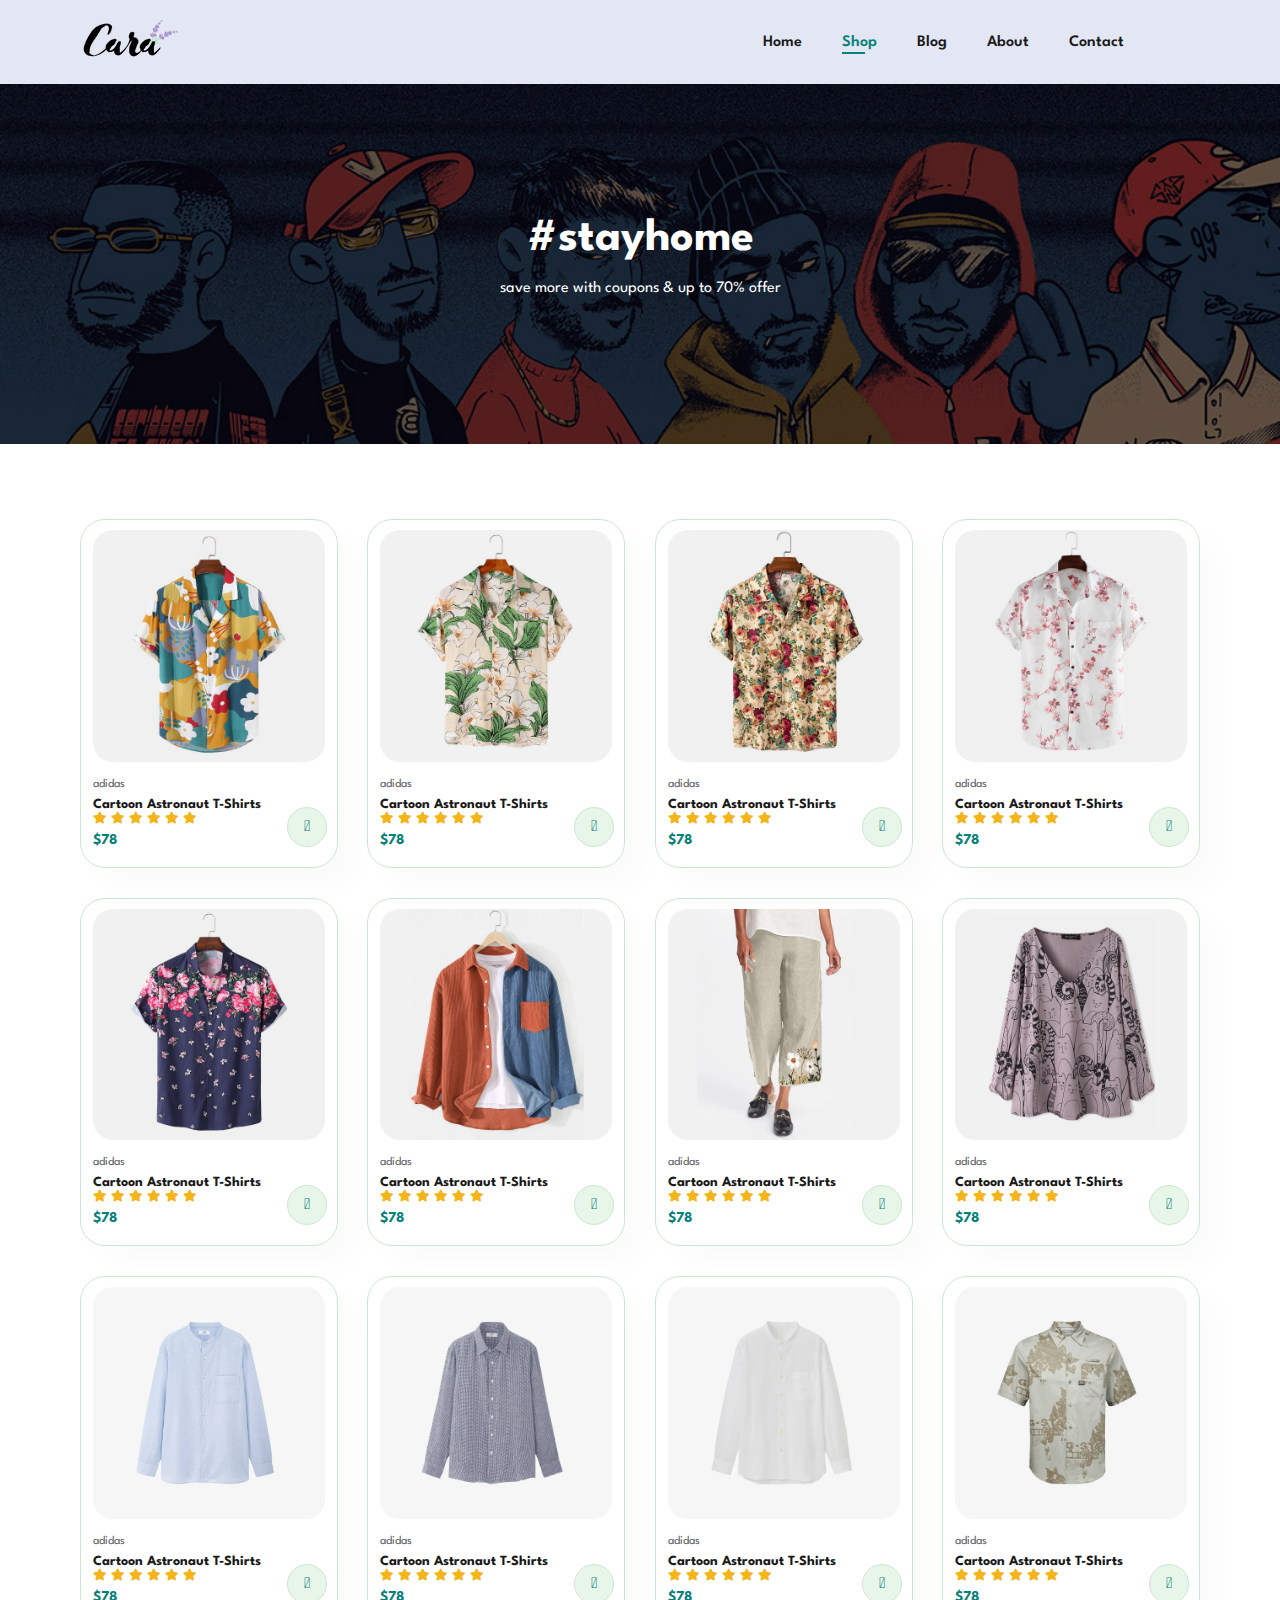
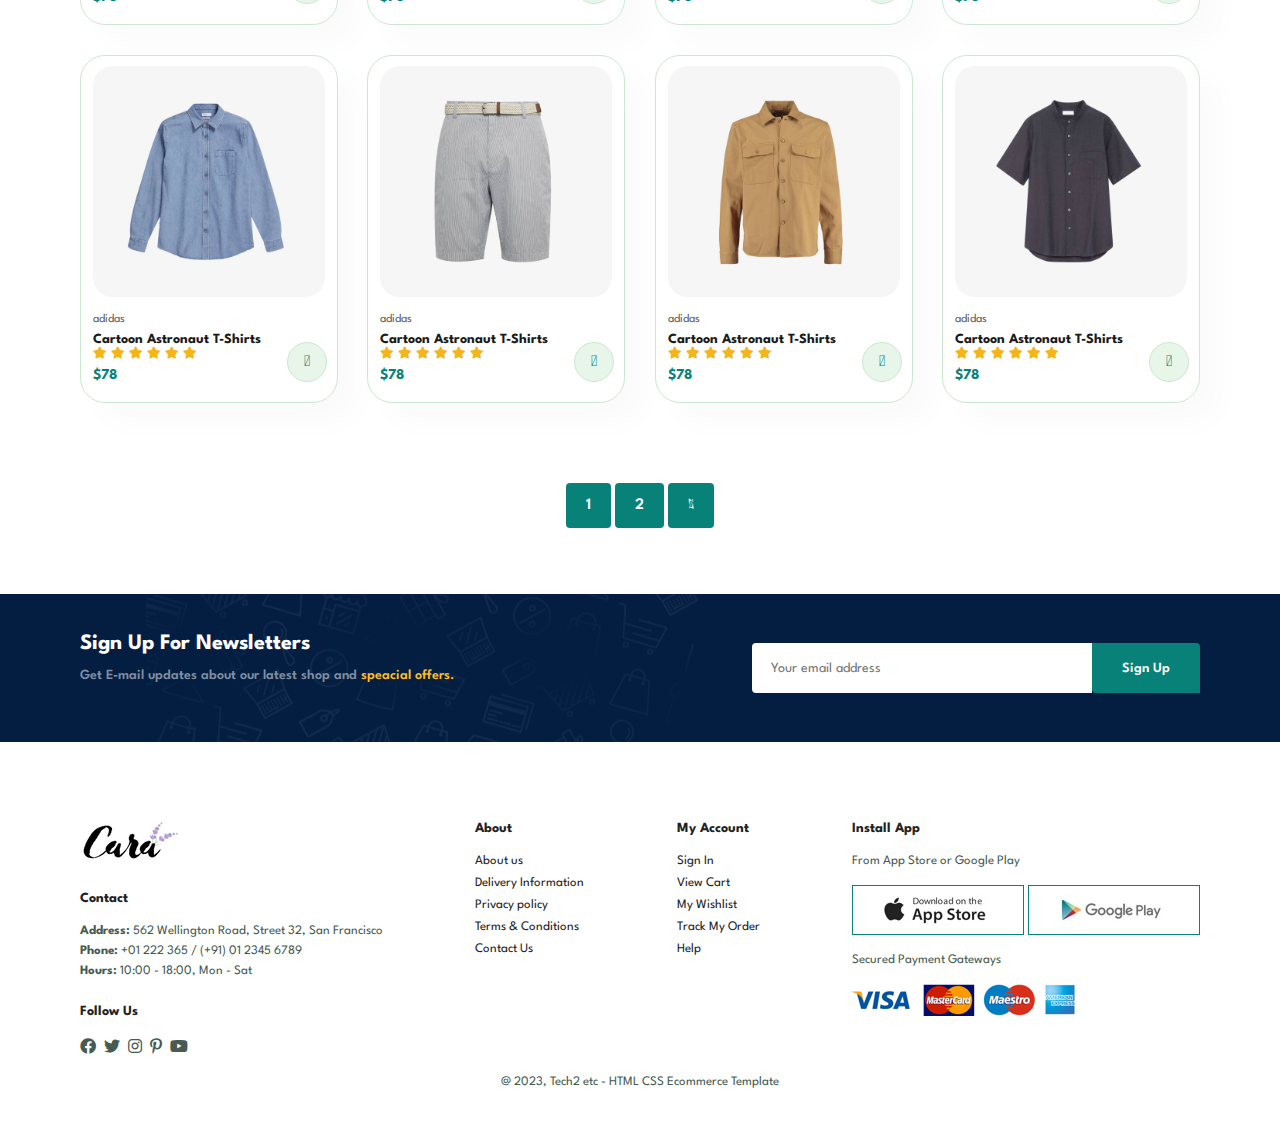
<file: shop.html>
<!DOCTYPE html>
<html lang="en">

    <head>
        <meta charset="UTF-8">
        <meta http-equiv="X-UA-Compatible" content="IE=edge">
        <meta name="viewport" content="width=device-width, initial-scale=1.0">
        <title>Tech2etc Ecommerce Tutorial</title>
        <link rel="stylesheet" href="https://pro.fontawesome.com/releases/v5.10.0/css/all.css" />

        <link rel="stylesheet" href="style.css">
    </head>

    <body>
        <!DOCTYPE html>
        <html lang="en">
        
        <head>
            <meta charset="UTF-8">
            <meta http-equiv="X-UA-Compatible" content="IE=edge">
            <meta name="viewport" content="width=device-width, initial-scale=1.0">
            <title>Tech2etc Ecommerce Tutorial</title>
            <link rel="stylesheet" href="https://pro.fontawesome.com/releases/v5.10.0/css/all.css" />
        
            <link rel="stylesheet" href="style.css">
        </head>
        
        <body>
            <section id="header">
                <a href="#"><img src="img/logo.png" alt=""></a>
                <div>
                    <ul id="navbar">
                        <li><a href="index.html" >Home</a></li>
                        <li><a href="shop.html" class="active">Shop</a></li>
                        <li><a href="blog.html">Blog</a></li>
                        <li><a href="about.html">About</a></li>
                        <li><a href="contact.html">Contact</a></li>
                        <li id="lg-bag"><a href="cart.html"><i class="far fa-shopping-bag"></i></a></li>
                        <a href="#" id="close"><i class="far fa-times"></i></a>
                    </ul>
                </div>
                <div id="mobile">
                    <a href="cart.html"><i class="far fa-shopping-bag"></i></a>
                    <i id="bar" class="fas fa-outdent"></i>
                </div>
            </section>
        
            <section id="page-header">
                <h2>#stayhome</h2>
                <p>save more with coupons & up to 70% offer</p>
            </section>
        
            <section id="product1" class="section-p1">
                <div class="pro-container">
                    <div class="pro" onclick="window.location.href='sproduct.html';">
                        <img src="img/products/f1.jpg" alt="">
                        <div class="des">
                            <span>adidas</span>
                            <h5>Cartoon Astronaut T-Shirts</h5>
                            <div class="star">
                                <i class="fas fa-star"></i>
                                <i class="fas fa-star"></i>
                                <i class="fas fa-star"></i>
                                <i class="fas fa-star"></i>
                                <i class="fas fa-star"></i>
                                <i class="fas fa-star"></i>
                            </div>
                            <h4>$78</h4>
                        </div>
                        <a href="#"><i class="fal fa-shopping-cart cart"></i></a>
                    </div>
        
                    <div class="pro" onclick="window.location.href='sproduct.html';">
                        <img src="img/products/f2.jpg" alt="">
                        <div class="des">
                            <span>adidas</span>
                            <h5>Cartoon Astronaut T-Shirts</h5>
                            <div class="star">
                                <i class="fas fa-star"></i>
                                <i class="fas fa-star"></i>
                                <i class="fas fa-star"></i>
                                <i class="fas fa-star"></i>
                                <i class="fas fa-star"></i>
                                <i class="fas fa-star"></i>
                            </div>
                            <h4>$78</h4>
                        </div>
                        <a href="#"><i class="fal fa-shopping-cart cart"></i></a>
                    </div>
        
                    <div class="pro" onclick="window.location.href='sproduct.html';">
                        <img src="img/products/f3.jpg" alt="">
                        <div class="des">
                            <span>adidas</span>
                            <h5>Cartoon Astronaut T-Shirts</h5>
                            <div class="star">
                                <i class="fas fa-star"></i>
                                <i class="fas fa-star"></i>
                                <i class="fas fa-star"></i>
                                <i class="fas fa-star"></i>
                                <i class="fas fa-star"></i>
                                <i class="fas fa-star"></i>
                            </div>
                            <h4>$78</h4>
                        </div>
                        <a href="#"><i class="fal fa-shopping-cart cart"></i></a>
                    </div>
        
                    <div class="pro" onclick="window.location.href='sproduct.html';">
                        <img src="img/products/f4.jpg" alt="">
                        <div class="des">
                            <span>adidas</span>
                            <h5>Cartoon Astronaut T-Shirts</h5>
                            <div class="star">
                                <i class="fas fa-star"></i>
                                <i class="fas fa-star"></i>
                                <i class="fas fa-star"></i>
                                <i class="fas fa-star"></i>
                                <i class="fas fa-star"></i>
                                <i class="fas fa-star"></i>
                            </div>
                            <h4>$78</h4>
                        </div>
                        <a href="#"><i class="fal fa-shopping-cart cart"></i></a>
                    </div>
        
                    <div class="pro">
                        <img src="img/products/f5.jpg" alt="">
                        <div class="des">
                            <span>adidas</span>
                            <h5>Cartoon Astronaut T-Shirts</h5>
                            <div class="star">
                                <i class="fas fa-star"></i>
                                <i class="fas fa-star"></i>
                                <i class="fas fa-star"></i>
                                <i class="fas fa-star"></i>
                                <i class="fas fa-star"></i>
                                <i class="fas fa-star"></i>
                            </div>
                            <h4>$78</h4>
                        </div>
                        <a href="#"><i class="fal fa-shopping-cart cart"></i></a>
                    </div>
        
                    <div class="pro">
                        <img src="img/products/f6.jpg" alt="">
                        <div class="des">
                            <span>adidas</span>
                            <h5>Cartoon Astronaut T-Shirts</h5>
                            <div class="star">
                                <i class="fas fa-star"></i>
                                <i class="fas fa-star"></i>
                                <i class="fas fa-star"></i>
                                <i class="fas fa-star"></i>
                                <i class="fas fa-star"></i>
                                <i class="fas fa-star"></i>
                            </div>
                            <h4>$78</h4>
                        </div>
                        <a href="#"><i class="fal fa-shopping-cart cart"></i></a>
                    </div>
        
                    <div class="pro">
                        <img src="img/products/f7.jpg" alt="">
                        <div class="des">
                            <span>adidas</span>
                            <h5>Cartoon Astronaut T-Shirts</h5>
                            <div class="star">
                                <i class="fas fa-star"></i>
                                <i class="fas fa-star"></i>
                                <i class="fas fa-star"></i>
                                <i class="fas fa-star"></i>
                                <i class="fas fa-star"></i>
                                <i class="fas fa-star"></i>
                            </div>
                            <h4>$78</h4>
                        </div>
                        <a href="#"><i class="fal fa-shopping-cart cart"></i></a>
                    </div>
        
                    <div class="pro">
                        <img src="img/products/f8.jpg" alt="">
                        <div class="des">
                            <span>adidas</span>
                            <h5>Cartoon Astronaut T-Shirts</h5>
                            <div class="star">
                                <i class="fas fa-star"></i>
                                <i class="fas fa-star"></i>
                                <i class="fas fa-star"></i>
                                <i class="fas fa-star"></i>
                                <i class="fas fa-star"></i>
                                <i class="fas fa-star"></i>
                            </div>
                            <h4>$78</h4>
                        </div>
                        <a href="#"><i class="fal fa-shopping-cart cart"></i></a>
                    </div>
        
                    <div class="pro">
                        <img src="img/products/n1.jpg" alt="">
                        <div class="des">
                            <span>adidas</span>
                            <h5>Cartoon Astronaut T-Shirts</h5>
                            <div class="star">
                                <i class="fas fa-star"></i>
                                <i class="fas fa-star"></i>
                                <i class="fas fa-star"></i>
                                <i class="fas fa-star"></i>
                                <i class="fas fa-star"></i>
                                <i class="fas fa-star"></i>
                            </div>
                            <h4>$78</h4>
                        </div>
                        <a href="#"><i class="fal fa-shopping-cart cart"></i></a>
                    </div>
        
                    <div class="pro">
                        <img src="img/products/n2.jpg" alt="">
                        <div class="des">
                            <span>adidas</span>
                            <h5>Cartoon Astronaut T-Shirts</h5>
                            <div class="star">
                                <i class="fas fa-star"></i>
                                <i class="fas fa-star"></i>
                                <i class="fas fa-star"></i>
                                <i class="fas fa-star"></i>
                                <i class="fas fa-star"></i>
                                <i class="fas fa-star"></i>
                            </div>
                            <h4>$78</h4>
                        </div>
                        <a href="#"><i class="fal fa-shopping-cart cart"></i></a>
                    </div>
        
                    <div class="pro">
                        <img src="img/products/n3.jpg" alt="">
                        <div class="des">
                            <span>adidas</span>
                            <h5>Cartoon Astronaut T-Shirts</h5>
                            <div class="star">
                                <i class="fas fa-star"></i>
                                <i class="fas fa-star"></i>
                                <i class="fas fa-star"></i>
                                <i class="fas fa-star"></i>
                                <i class="fas fa-star"></i>
                                <i class="fas fa-star"></i>
                            </div>
                            <h4>$78</h4>
                        </div>
                        <a href="#"><i class="fal fa-shopping-cart cart"></i></a>
                    </div>
        
                    <div class="pro">
                        <img src="img/products/n4.jpg" alt="">
                        <div class="des">
                            <span>adidas</span>
                            <h5>Cartoon Astronaut T-Shirts</h5>
                            <div class="star">
                                <i class="fas fa-star"></i>
                                <i class="fas fa-star"></i>
                                <i class="fas fa-star"></i>
                                <i class="fas fa-star"></i>
                                <i class="fas fa-star"></i>
                                <i class="fas fa-star"></i>
                            </div>
                            <h4>$78</h4>
                        </div>
                        <a href="#"><i class="fal fa-shopping-cart cart"></i></a>
                    </div>
        
                    <div class="pro">
                        <img src="img/products/n5.jpg" alt="">
                        <div class="des">
                            <span>adidas</span>
                            <h5>Cartoon Astronaut T-Shirts</h5>
                            <div class="star">
                                <i class="fas fa-star"></i>
                                <i class="fas fa-star"></i>
                                <i class="fas fa-star"></i>
                                <i class="fas fa-star"></i>
                                <i class="fas fa-star"></i>
                                <i class="fas fa-star"></i>
                            </div>
                            <h4>$78</h4>
                        </div>
                        <a href="#"><i class="fal fa-shopping-cart cart"></i></a>
                    </div>
        
                    <div class="pro">
                        <img src="img/products/n6.jpg" alt="">
                        <div class="des">
                            <span>adidas</span>
                            <h5>Cartoon Astronaut T-Shirts</h5>
                            <div class="star">
                                <i class="fas fa-star"></i>
                                <i class="fas fa-star"></i>
                                <i class="fas fa-star"></i>
                                <i class="fas fa-star"></i>
                                <i class="fas fa-star"></i>
                                <i class="fas fa-star"></i>
                            </div>
                            <h4>$78</h4>
                        </div>
                        <a href="#"><i class="fal fa-shopping-cart cart"></i></a>
                    </div>
        
                    <div class="pro">
                        <img src="img/products/n7.jpg" alt="">
                        <div class="des">
                            <span>adidas</span>
                            <h5>Cartoon Astronaut T-Shirts</h5>
                            <div class="star">
                                <i class="fas fa-star"></i>
                                <i class="fas fa-star"></i>
                                <i class="fas fa-star"></i>
                                <i class="fas fa-star"></i>
                                <i class="fas fa-star"></i>
                                <i class="fas fa-star"></i>
                            </div>
                            <h4>$78</h4>
                        </div>
                        <a href="#"><i class="fal fa-shopping-cart cart"></i></a>
                    </div>
        
                    <div class="pro">
                        <img src="img/products/n8.jpg" alt="">
                        <div class="des">
                            <span>adidas</span>
                            <h5>Cartoon Astronaut T-Shirts</h5>
                            <div class="star">
                                <i class="fas fa-star"></i>
                                <i class="fas fa-star"></i>
                                <i class="fas fa-star"></i>
                                <i class="fas fa-star"></i>
                                <i class="fas fa-star"></i>
                                <i class="fas fa-star"></i>
                            </div>
                            <h4>$78</h4>
                        </div>
                        <a href="#"><i class="fal fa-shopping-cart cart"></i></a>
                    </div>
                </div>
        
            </section>
        
            <section id="pagination" class="section-p1">
                <a href="#">1</a>
                <a href="#">2</a>
                <a href="#"><i class="fal fa-long-arrow-alt-right"></i></a>
            </section>

            <section id="newsletter" class="section-p1 section-m1">
                <div class="newstext">
                    <h4>Sign Up For Newsletters</h4>
                    <p>Get E-mail updates about our latest shop and
                        <span>speacial offers.</span>
                    </p>
                </div>
                <div class="form">
                    <input type="text" placeholder="Your email address">
                    <button class="normal">Sign Up</button>
                </div>
            </section>
        
            <footer class="section-p1">
                <div class="col">
                    <img class="logo" src="img/logo.png" alt="">
                    <h4>Contact</h4>
                    <p><strong>Address: </strong> 562 Wellington Road, Street 32, San Francisco</p>
                    <p><strong>Phone: </strong>+01 222 365 / (+91) 01 2345 6789</p>
                    <p><strong>Hours: </strong>10:00 - 18:00, Mon - Sat</p>
                <div class="follow">
                    <h4>Follow Us</h4>
                    <div class="icon">
                        <i class="fab fa-facebook"></i>
                        <i class="fab fa-twitter"></i>
                        <i class="fab fa-instagram"></i>
                        <i class="fab fa-pinterest-p"></i>
                        <i class="fab fa-youtube"></i>
                    </div>
                </div>
            </div>
        
            <div class="col">
                <h4>About</h4>
                <a href="#">About us</a>
                <a href="#">Delivery Information</a>
                <a href="#">Privacy policy</a>
                <a href="#">Terms & Conditions</a>
                <a href="#">Contact Us</a>
            </div>
        
                <div class="col">
                    <h4>My Account</h4>
                    <a href="#">Sign In</a>
                    <a href="#">View Cart</a>
                    <a href="#">My Wishlist</a>
                    <a href="#">Track My Order</a>
                    <a href="#">Help</a>
                </div>
        
                <div class="col install">
                    <h4>Install App</h4>
                    <p>From App Store or Google Play</p>
                    <div class="row">
                        <img src="img/pay/app.jpg" alt="">
                        <img src="img/pay/play.jpg" alt="">
                    </div>
                    <p>Secured Payment Gateways</p>
                    <img src="img/pay/pay.png" alt="">
                </div>
        
                <div class="copyright">
                    <p>@ 2023, Tech2 etc - HTML CSS Ecommerce Template</p>
                </div>
            </footer>
            <script src="script.js"></script>
        </body>
        </html>
        <script src="script.js"></script>
    </body>

</html>
</file>
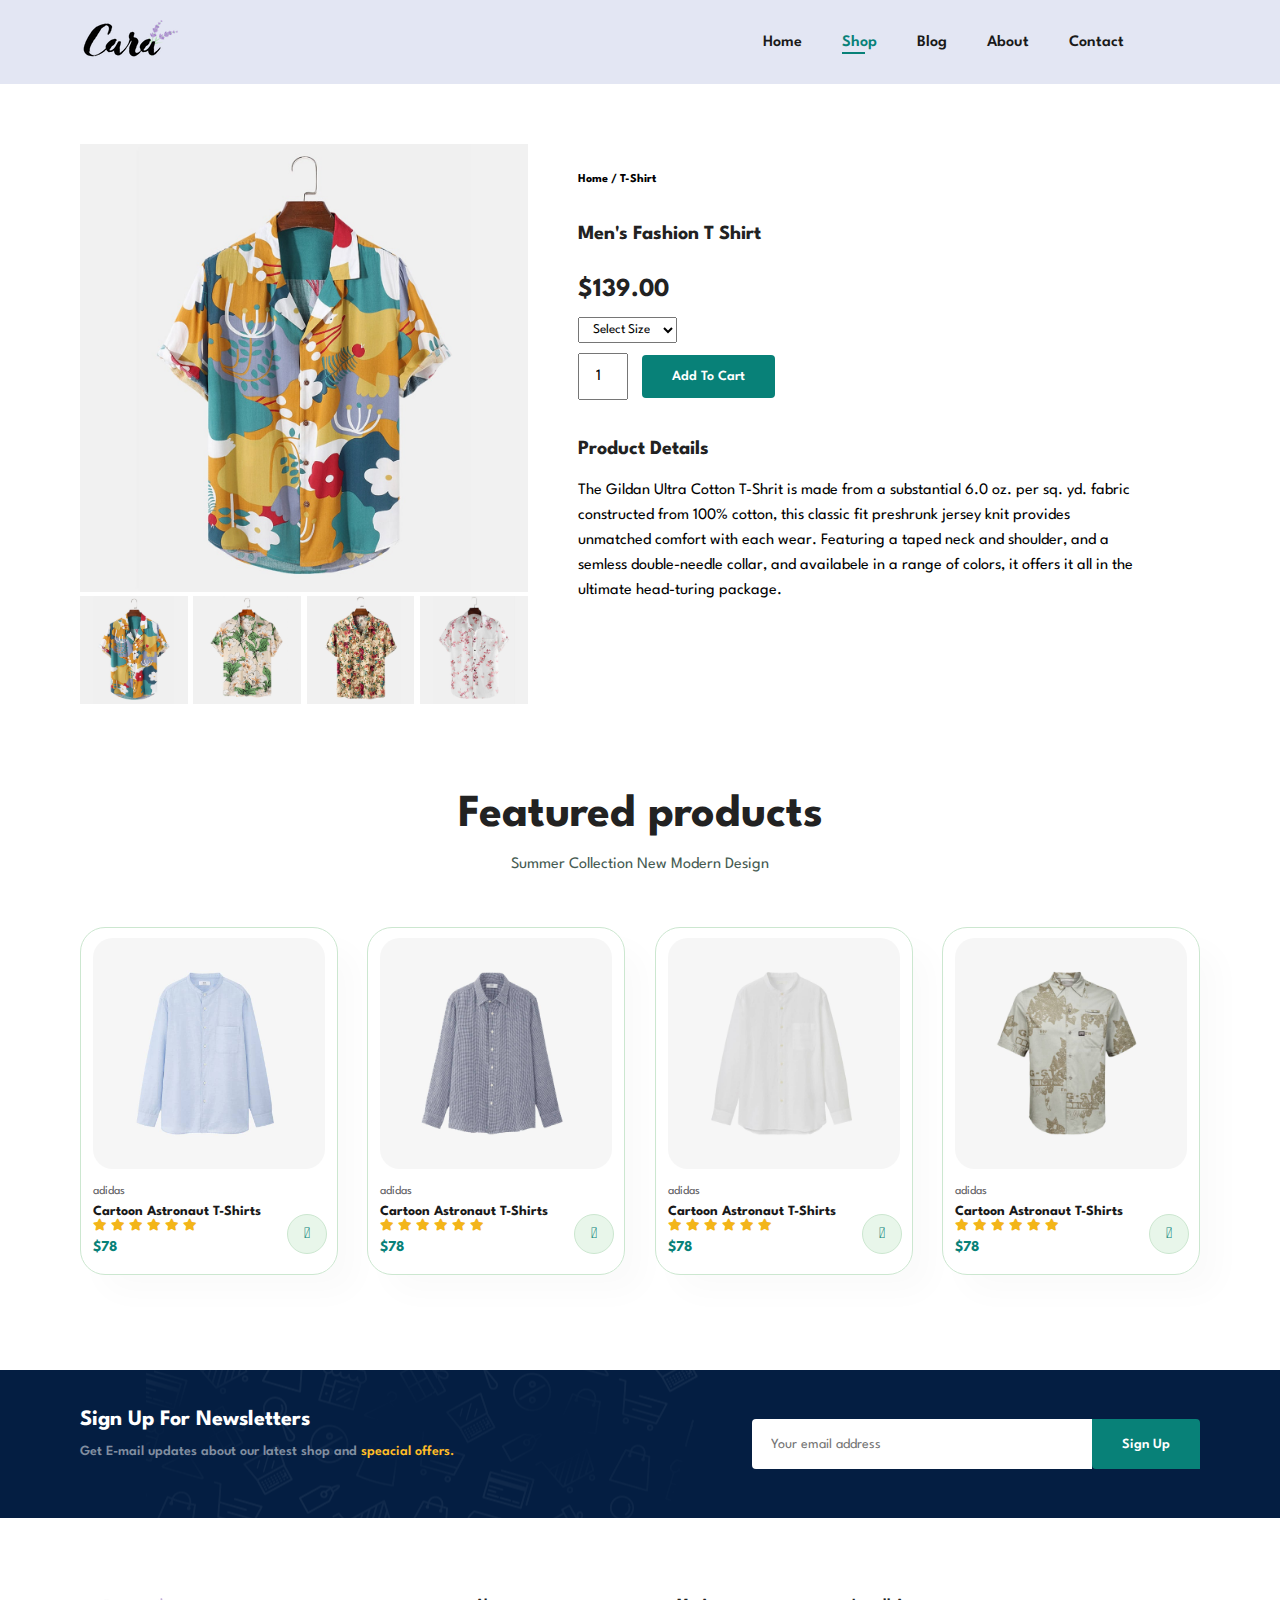
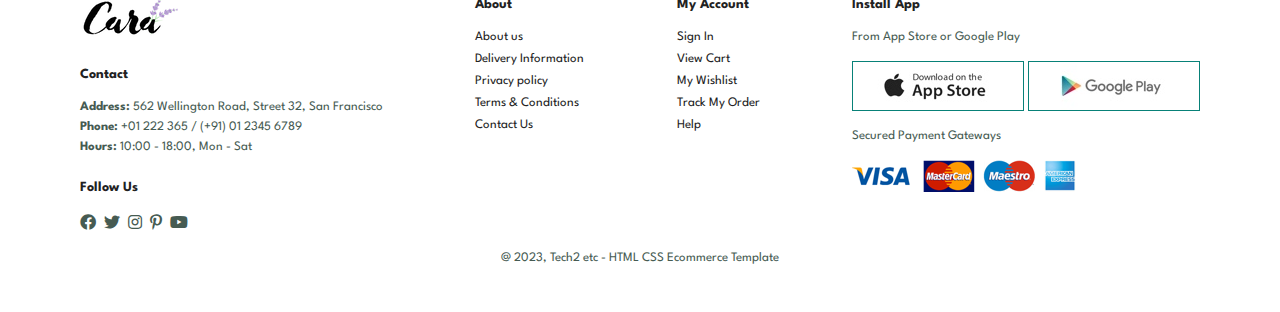
<file: sproduct.html>
<!DOCTYPE html>
<html lang="en">

    <head>
        <meta charset="UTF-8">
        <meta http-equiv="X-UA-Compatible" content="IE=edge">
        <meta name="viewport" content="width=device-width, initial-scale=1.0">
        <title>Tech2etc Ecommerce Tutorial</title>
        <link rel="stylesheet" href="https://pro.fontawesome.com/releases/v5.10.0/css/all.css" />

        <link rel="stylesheet" href="style.css">
    </head>

    <body>
        <!DOCTYPE html>
        <html lang="en">
        
        <head>
            <meta charset="UTF-8">
            <meta http-equiv="X-UA-Compatible" content="IE=edge">
            <meta name="viewport" content="width=device-width, initial-scale=1.0">
            <title>Tech2etc Ecommerce Tutorial</title>
            <link rel="stylesheet" href="https://pro.fontawesome.com/releases/v5.10.0/css/all.css" />
        
            <link rel="stylesheet" href="style.css">
        </head>
        
        <body>
            <section id="header">
                <a href="#"><img src="img/logo.png" alt=""></a>
                <div>
                    <ul id="navbar">
                        <li><a href="index.html" >Home</a></li>
                        <li><a href="shop.html" class="active">Shop</a></li>
                        <li><a href="blog.html">Blog</a></li>
                        <li><a href="about.html">About</a></li>
                        <li><a href="contact.html">Contact</a></li>
                        <li id="lg-bag"><a href="cart.html"><i class="far fa-shopping-bag"></i></a></li>
                        <a href="#" id="close"><i class="far fa-times"></i></a>
                    </ul>
                </div>
                <div id="mobile">
                    <a href="cart.html"><i class="far fa-shopping-bag"></i></a>
                    <i id="bar" class="fas fa-outdent"></i>
                </div>
            </section>

            <section id="prodetails" class="section-p1">
                <div class="single-pro-image">
                    <img src="img/products/f1.jpg" width="100%" id="MainImg">

                    <div class="small-img-group">
                        <div class="small-img-col">
                            <img src="img/products/f1.jpg" width="100%" class="small-img">
                        </div>
                        <div class="small-img-col">
                            <img src="img/products/f2.jpg" width="100%" class="small-img">
                        </div>
                        <div class="small-img-col">
                            <img src="img/products/f3.jpg" width="100%" class="small-img">
                        </div>
                        <div class="small-img-col">
                            <img src="img/products/f4.jpg" width="100%" class="small-img">
                        </div>
                    </div>
                </div>

                <div class="single-pro-details">
                    <h6>Home / T-Shirt</h6>
                    <h4>Men's Fashion T Shirt</h4>
                    <h2>$139.00</h2>
                    <select>
                        <option>Select Size</option>
                        <option>XL</option>
                        <option>XXL</option>
                        <option>Large</option>
                        <option>Small</option>
                    </select>
                    <input type="number" value="1">
                    <button class="normal">Add To Cart</button>
                    <h4>Product Details</h4>
                    <span>The Gildan Ultra Cotton T-Shrit is made from a substantial 6.0 oz. per
                        sq. yd. fabric constructed from 100% cotton, this classic fit preshrunk
                        jersey knit provides unmatched comfort with each wear. Featuring a taped neck
                        and shoulder, and a semless double-needle collar, and availabele in a range
                        of colors, it offers it all in the ultimate head-turing package. 
                    </span>
                </div>
            </section>

            <section id="product1" class="section-p1">
                <h2>Featured products</h2>
                <p>Summer Collection New Modern Design</p>
                <div class="pro-container">
                    <div class="pro">
                        <img src="img/products/n1.jpg" alt="">
                        <div class="des">
                            <span>adidas</span>
                            <h5>Cartoon Astronaut T-Shirts</h5>
                            <div class="star">
                                <i class="fas fa-star"></i>
                                <i class="fas fa-star"></i>
                                <i class="fas fa-star"></i>
                                <i class="fas fa-star"></i>
                                <i class="fas fa-star"></i>
                                <i class="fas fa-star"></i>
                            </div>
                            <h4>$78</h4>
                        </div>
                        <a href="#"><i class="fal fa-shopping-cart cart"></i></a>
                    </div>
        
                    <div class="pro">
                        <img src="img/products/n2.jpg" alt="">
                        <div class="des">
                            <span>adidas</span>
                            <h5>Cartoon Astronaut T-Shirts</h5>
                            <div class="star">
                                <i class="fas fa-star"></i>
                                <i class="fas fa-star"></i>
                                <i class="fas fa-star"></i>
                                <i class="fas fa-star"></i>
                                <i class="fas fa-star"></i>
                                <i class="fas fa-star"></i>
                            </div>
                            <h4>$78</h4>
                        </div>
                        <a href="#"><i class="fal fa-shopping-cart cart"></i></a>
                    </div>
        
                    <div class="pro">
                        <img src="img/products/n3.jpg" alt="">
                        <div class="des">
                            <span>adidas</span>
                            <h5>Cartoon Astronaut T-Shirts</h5>
                            <div class="star">
                                <i class="fas fa-star"></i>
                                <i class="fas fa-star"></i>
                                <i class="fas fa-star"></i>
                                <i class="fas fa-star"></i>
                                <i class="fas fa-star"></i>
                                <i class="fas fa-star"></i>
                            </div>
                            <h4>$78</h4>
                        </div>
                        <a href="#"><i class="fal fa-shopping-cart cart"></i></a>
                    </div>

                    <div class="pro">
                        <img src="img/products/n4.jpg" alt="">
                        <div class="des">
                            <span>adidas</span>
                            <h5>Cartoon Astronaut T-Shirts</h5>
                            <div class="star">
                                <i class="fas fa-star"></i>
                                <i class="fas fa-star"></i>
                                <i class="fas fa-star"></i>
                                <i class="fas fa-star"></i>
                                <i class="fas fa-star"></i>
                                <i class="fas fa-star"></i>
                            </div>
                            <h4>$78</h4>
                        </div>
                        <a href="#"><i class="fal fa-shopping-cart cart"></i></a>
                    </div>
                </div>
            </section>

            <section id="newsletter" class="section-p1 section-m1">
                <div class="newstext">
                    <h4>Sign Up For Newsletters</h4>
                    <p>Get E-mail updates about our latest shop and
                        <span>speacial offers.</span>
                    </p>
                </div>
                <div class="form">
                    <input type="text" placeholder="Your email address">
                    <button class="normal">Sign Up</button>
                </div>
            </section>
        
            <footer class="section-p1">
                <div class="col">
                    <img class="logo" src="img/logo.png" alt="">
                    <h4>Contact</h4>
                    <p><strong>Address: </strong> 562 Wellington Road, Street 32, San Francisco</p>
                    <p><strong>Phone: </strong>+01 222 365 / (+91) 01 2345 6789</p>
                    <p><strong>Hours: </strong>10:00 - 18:00, Mon - Sat</p>
                <div class="follow">
                    <h4>Follow Us</h4>
                    <div class="icon">
                        <i class="fab fa-facebook"></i>
                        <i class="fab fa-twitter"></i>
                        <i class="fab fa-instagram"></i>
                        <i class="fab fa-pinterest-p"></i>
                        <i class="fab fa-youtube"></i>
                    </div>
                </div>
            </div>
        
            <div class="col">
                <h4>About</h4>
                <a href="#">About us</a>
                <a href="#">Delivery Information</a>
                <a href="#">Privacy policy</a>
                <a href="#">Terms & Conditions</a>
                <a href="#">Contact Us</a>
            </div>
        
                <div class="col">
                    <h4>My Account</h4>
                    <a href="#">Sign In</a>
                    <a href="#">View Cart</a>
                    <a href="#">My Wishlist</a>
                    <a href="#">Track My Order</a>
                    <a href="#">Help</a>
                </div>
        
                <div class="col install">
                    <h4>Install App</h4>
                    <p>From App Store or Google Play</p>
                    <div class="row">
                        <img src="img/pay/app.jpg" alt="">
                        <img src="img/pay/play.jpg" alt="">
                    </div>
                    <p>Secured Payment Gateways</p>
                    <img src="img/pay/pay.png" alt="">
                </div>
        
                <div class="copyright">
                    <p>@ 2023, Tech2 etc - HTML CSS Ecommerce Template</p>
                </div>
            </footer>
            <script>
                var MainImg = document.getElementById("MainImg");
                var smallimg = document.getElementsByClassName("small-img");

                smallimg[0].onclick = function(){
                    MainImg.src = smallimg[0].src;
                }
                smallimg[1].onclick = function(){
                    MainImg.src = smallimg[1].src;
                }
                smallimg[2].onclick = function(){
                    MainImg.src = smallimg[2].src;
                }
                smallimg[3].onclick = function(){
                    MainImg.src = smallimg[3].src;
                }
            </script>
            <script src="script.js"></script>
        </body>
        </html>
        <script src="script.js"></script>
    </body>

</html>
</file>
<file: style.css>
@import url("https://fonts.googleapis.com/css2?family=Spartan:wght@100;200;300;400;500;600;700;800;900&display=swap");

* {
  margin: 0;
  padding: 0;
  box-sizing: border-box;
  font-family: "Spartan", sans-serif;
}

html {
  scroll-behavior: smooth;
}

/* Global Styles */

h1 {
  font-size: 50px;
  line-height: 64px;
  color: #222;
}

h2 {
  font-size: 46px;
  line-height: 54px;
  color: #222;
}

h4 {
  font-size: 20px;
  color: #222;
}

h6 {
  font-weight: 700;
  font-size: 12px;
}

p {
  font-size: 16px;
  color: #465b52;
  margin: 15px 0 20px 0;
}

.section-p1 {
  padding: 40px 80px;
}

.section-m1 {
  margin: 40px 0;
}

button.normal {
  font-size: 14px;
  font-weight: 600;
  padding: 15px 30px;
  color: #000;
  background-color: #fff;
  border-radius: 4px;
  cursor: pointer;
  border: none;
  outline: none;
  transition: 0.2s;
}

button.white {
  font-size: 13px;
  font-weight: 600;
  padding: 11px 18px;
  color: #fff;
  background-color: transparent;
  cursor: pointer;
  border: 1px solid #fff;
  outline: none;
  transition: 0.2s;
}

body {
  width: 100%;
}

#header {
  display: flex;
  align-items: center;
  justify-content: space-between;
  padding: 20px 80px;
  background: #e3e6f3;
  box-shadow: 0 5px 15px rgba(0, 0, 0, 0, 0.8);
  z-index: 999;
  position: sticky;
  top: 0;
  left: 0;
}

#navbar {
  display: flex;
  align-items: center;
  justify-content: center;
}

#navbar li {
  list-style: none;
  padding: 0 20px;
  position: relative;
}

#navbar li a {
  text-decoration: none;
  font-size: 16px;
  font-weight: 600;
  color: #1a1a1a;
  transition: 0.3s ease;
}

#navbar li a:hover,
#navbar li a.active {
  color: #088178;
}

#navbar li a.active::after,
#navbar li a:hover::after {
  content: "";
  width: 30%;
  height: 2px;
  background: #088178;
  position: absolute;
  bottom: -4px;
  left: 20px;
}

#mobile {
  display: none;
  align-items: center;
}

#close {
  display: none;
}

/* end of navbar */

#hero {
  background-image: url(img/hero4.png);
  height: 90vh;
  width: 100%;
  background-size: cover;
  background-position: top 25% right 0;
  padding: 0 80px;
  display: flex;
  flex-direction: column;
  align-items: flex-start;
  justify-content: center;
}

#hero h4 {
  padding-bottom: 15px;
}

#hero h1 {
  color: #088178;
}

#hero button {
  background-image: url(img/button.png);
  background-color: transparent;
  color: #088178;
  border: 0;
  padding: 14px 80px 14px 65px;
  background-repeat: no-repeat;
  cursor: pointer;
  font-weight: 700;
  font-size: 15px;
}

/* end of hero */
#feature {
  display: flex;
  align-items: center;
  justify-content: space-between;
  flex-wrap: wrap;
}

#feature .fe-box {
  width: 180px;
  text-align: center;
  padding: 25px 15px;
  box-shadow: 20px 20px 34px rgba(0, 0, 0, 0.03);
  border: 1px solid #cce7d0;
  border-radius: 4px;
  margin: 15px 0;
}

#feature .fe-box:hover {
  box-shadow: 10px 10px 54px rgba(70, 62, 221, 0.1);
}

#feature .fe-box img {
  width: 100%;
  margin-bottom: 10px;
}

#feature .fe-box h6 {
  display: inline-block;
  padding: 9px 8px 6px 8px;
  line-height: 1;
  border-radius: 4;
  color: #088178;
  background-color: #fddde4;
}

#feature .fe-box:nth-child(2) h6 {
  background-color: #cdebbc;
}

#feature .fe-box:nth-child(3) h6 {
  background-color: #d1e8f2;
}

#feature .fe-box:nth-child(4) h6 {
  background-color: #cdd4f8;
}

#feature .fe-box:nth-child(5) h6 {
  background-color: #f6dbf6;
}

#feature .fe-box:nth-child(6) h6 {
  background-color: #fff2e5;
}

/* end of feature-box */
#product1 {
  text-align: center;
}

#product1 .pro-container {
  display: flex;
  justify-content: space-between;
  padding-top: 20px;
  flex-wrap: wrap;
}

#product1 .pro {
  width: 23%;
  min-width: 250px;
  padding: 10px 12px;
  border: 1px solid #cce7d0;
  border-radius: 25px;
  cursor: pointer;
  box-shadow: 20px 20px 30px rgba(0, 0, 0, 0.02);
  margin: 15px 0;
  transition: 0.2s ease;
  position: relative;
}

#product1 .pro:hover {
  box-shadow: 20px 20px 30px rgba(0, 0, 0, 0.06);
}

#product1 .pro img {
  width: 100%;
  border-radius: 20px;
}

#product1 .pro .des {
  text-align: start;
  padding: 10px 0;
}

#product1 .pro .des span {
  color: #606063;
  font-size: 12px;
}

#product1 .pro .des h5 {
  padding-top: 7px;
  color: #1a1a1a;
  font-size: 14px;
}

#product1 .pro .des i {
  font-size: 12px;
  color: rgb(243, 181, 25);
}

#product1 .pro .des h4 {
  padding-top: 7px;
  font-size: 15px;
  font-weight: 700;
  color: #088178;
}

#product1 .pro .cart {
  width: 40px;
  height: 40px;
  line-height: 40px;
  border-radius: 50%;
  background-color: #e8f6ea;
  font-weight: 500;
  color: #088178;
  border: 1px solid #cce7d0;
  position: absolute;
  bottom: 20px;
  right: 10px;
}

/* end of product */
#banner {
  display: flex;
  flex-direction: column;
  justify-content: center;
  align-items: center;
  text-align: center;
  background-image: url(img/banner/b2.jpg);
  width: 100%;
  height: 40vh;
  background-size: cover;
  background-position: center;
}

#banner h4 {
  color: #fff;
  font-size: 16px;
}

#banner h2 {
  color: #fff;
  font-size: 30px;
  padding: 10px 0;
}

#banner h2 span {
  color: #ef3636;
}

#banner button:hover {
  color: #fff;
  background-color: #088178;
}

/* end of product */
#sm-banner {
  display: flex;
  justify-content: space-between;
  flex-wrap: wrap;
}

#sm-banner .banner-box {
  display: flex;
  flex-direction: column;
  justify-content: center;
  align-items: flex-start;
  background-image: url(img/banner/b17.jpg);
  min-width: 580px;
  height: 50vh;
  background-size: cover;
  background-position: center;
  padding: 30px;
}

#sm-banner .banner-box2 {
  background-image: url(img/banner/b10.jpg);
}

#sm-banner h4 {
  color: #fff;
  font-size: 20px;
  font-weight: 300;
}

#sm-banner h2 {
  color: #fff;
  font-size: 28px;
  font-weight: 800;
}

#sm-banner span {
  color: #fff;
  font-size: 14px;
  font-weight: 500;
  padding-bottom: 15px;
}

#sm-banner .banner-box:hover button {
  background: #088178;
  border: 1px solid #088178;
}

/* end of banner */
#banner3 {
  display: flex;
  justify-content: space-between;
  flex-wrap: wrap;
  padding: 0 80px;
}

#banner3 .banner-box {
  display: flex;
  flex-direction: column;
  justify-content: center;
  align-items: flex-start;
  background-image: url(img/banner/b7.jpg);
  min-width: 30%;
  height: 30vh;
  background-size: cover;
  background-position: center;
  padding: 20px;
  margin-bottom: 20px;
}

#banner3 .banner-box2 {
  background-image: url(img/banner/b4.jpg);
}

#banner3 .banner-box3 {
  background-image: url(img/banner/b18.jpg);
}

#banner3 h2 {
  color: #fff;
  font-weight: 900;
  font-size: 22px;
}

#banner3 h3 {
  color: #ef3636;
  font-weight: 800;
  font-size: 22px;
}

/* end of banner3 */
#newsletter {
  display: flex;
  justify-content: space-between;
  flex-wrap: wrap;
  align-items: center;
  background-image: url(img/banner/b14.png);
  background-repeat: no-repeat;
  background-position: 20% 30%;
  background-color: #041e42;
}

#newsletter h4 {
  font-size: 22px;
  font-weight: 700;
  color: #fff;
}

#newsletter p {
  font-size: 14px;
  font-weight: 600;
  color: #818ea0;
}

#newsletter p span {
  color: #ffbd27;
}

#newsletter .form {
  display: flex;
  width: 40%;
}

#newsletter input {
  height: 3.125rem;
  padding: 0 1.25em;
  font-size: 14px;
  width: 100%;
  border: 1px solid transparent;
  border-radius: 4px;
  outline: none;
  border-top-right-radius: 0;
  border-bottom-right-radius: 0;
}

#newsletter button {
  background-color: #088178;
  color: #fff;
  white-space: nowrap;
  border-top-left-radius: 0;
  border-bottom-right-radius: 0;
}

/* end of newsletter */
footer {
  display: flex;
  flex-wrap: wrap;
  justify-content: space-between;
}

footer .col {
  display: flex;
  flex-direction: column;
  align-items: flex-start;
  margin-bottom: 20px;
}

footer .logo {
  margin-bottom: 30px;
}

footer h4 {
  font-size: 14px;
  padding-bottom: 20px;
}

footer p {
  font-size: 13px;
  margin: 0 0 8px 0;
}

footer a {
  font-size: 13px;
  text-decoration: none;
  color: #222;
  margin-bottom: 10px;
}

footer .follow {
  margin-top: 20px;
}

footer .follow i {
  color: #465b52;
  padding-right: 4px;
  cursor: pointer;
}

footer .install .row img {
  border: 1px solid #088178;
}

footer .install img {
  margin: 10px 0 15px 0;
}

footer .follow i:hover,
footer a:hover {
  color: #088178;
}

footer .copyright {
  width: 100%;
  text-align: center;
}

/* end of footer */

/* 09-08-23 shop page */
#page-header {
  background-image: url(img/banner/b1.jpg);
  width: 100%;
  height: 40vh;
  background-size: cover;
  display: flex;
  justify-content: center;
  text-align: center;
  flex-direction: column;
  padding: 14px;
}

#page-header h2,
#page-header p {
  color: #fff;
}

/* end of page-haeader */

#pagination {
  text-align: center;
}

#pagination a {
  text-decoration: none;
  background-color: #088178;
  padding: 15px 20px;
  border-radius: 4px;
  color: #fff;
  font-weight: 600;
}

#pagination a i {
  font-size: 16px;
  font-weight: 600;
}

/* end of pagination */

/* single page  */
#prodetails {
  display: flex;
  margin-top: 20px;
}

#prodetails .single-pro-image {
  width: 40%;
  margin-right: 50px;
}

.small-img-group {
  display: flex;
  justify-content: space-between;
}

.small-img-col {
  flex-basis: 24%;
  cursor: pointer;
}

#prodetails .single-pro-details {
  width: 50%;
  padding-top: 30px;
}

#prodetails .single-pro-details h4 {
  padding: 40px 0 20px 0;
}

#prodetails .single-pro-details h2 {
  font-size: 26px;
}

#prodetails .single-pro-details select {
  display: block;
  padding: 5px 10px;
  margin-bottom: 10px;
}

#prodetails .single-pro-details input {
  width: 50px;
  height: 47px;
  padding-left: 16px;
  font-size: 16px;
  margin-right: 10px;
}

/* 10-08-2023 */
#prodetails .single-pro-details input:focus {
  outline: none;
}

#prodetails .single-pro-details button {
  background-color: #088178;
  color: #fff;
}

#prodetails .single-pro-details span {
  line-height: 25px;
}

/* blog page */
#page-header.blog-header {
  background-image: url(img/banner/b19.jpg);
}

#blog {
  padding: 150px 150px 0 150px;
}

#blog .blog-box {
  display: flex;
  align-items: center;
  width: 100%;
  position: relative;
  padding-bottom: 90px;
}

#blog .blog-img {
  width: 50%;
  margin-right: 40px;
}

#blog img {
  width: 100%;
  height: 300px;
  object-fit: cover;
}

#blog .blog-details {
  width: 50%;
}

#blog .blog-details a {
  text-decoration: none;
  font-size: 11px;
  color: #000;
  font-weight: 700;
  position: relative;
  transition: 0.3s;
}

#blog .blog-details a::after {
  content: "";
  width: 50px;
  height: 1px;
  background-color: #000;
  position: absolute;
  top: 4px;
  right: -60px;
}

#blog .blog-details a:hover {
  color: #088178;
}

#blog .blog-details a:hover::after {
  background-color: #088178;
}

#blog .blog-box h1 {
  position: absolute;
  top: -40px;
  left: 0;
  font-size: 70px;
  font-weight: 700;
  color: #818ea0;
  z-index: -9;
}

/* about page */
#page-header.about-header {
  background-image: url(img/about/banner.png);
}

#about-head {
  display: flex;
  align-items: center;
}

#about-head img {
  width: 50%;
  height: auto;
}

#about-head div {
  padding-left: 40px;
}

#about-app {
  text-align: center;
}

#about-app .video {
  width: 70%;
  height: 100%;
  margin: 30px auto 0 auto;
}

#about-app .video video {
  width: 100%;
  height: 100%;
  border-radius: 20px;
}

/* contact page */
#contact-details {
  display: flex;
  align-items: center;
  justify-content: space-between;
}

#contact-details .details {
  width: 40%;
}

#contact-details .details span,
#form-details form span {
  font-size: 12px;
}

#contact-details .details h2,
#form-details form h2 {
  font-size: 26px;
  line-height: 35px;
  padding: 20px 0;
}

#contact-details .details h3 {
  font-size: 16px;
  padding-bottom: 15px;
}

#contact-details .details li {
  list-style: none;
  display: flex;
  padding: 10px 0;
}

#contact-details .details li i {
  font-size: 14px;
  padding-right: 22px;
}

#contact-details .details li p {
  margin: 0;
  font-size: 14px;
}

#contact-details .map {
  width: 55%;
  height: 400px;
}

#contact-details .map iframe {
  width: 100%;
  height: 100%;
}

#form-details {
  display: flex;
  justify-content: space-between;
  margin: 30px;
  padding: 80px;
  border: 1px solid #e1e1e1;
}
#form-details form {
  width: 65%;
  display: flex;
  flex-direction: column;
  align-items: flex-start;
}

#form-details form input,
#form-details form textarea {
  width: 100%;
  padding: 12px 15px;
  outline: none;
  margin-bottom: 20px;
  border: 1px solid #e1e1e1;
}

#form-details form button {
  background-color: #088178;
  color: #fff;
}

#form-details .people div {
  padding-bottom: 25px;
  display: flex;
  align-items: flex-start;
}

#form-details .people div img {
  width: 65px;
  height: 65px;
  object-fit: cover;
  margin-right: 15px;
}

#form-details .people  div p{
  margin: 0;
  font-size: 13px;
  line-height: 25px;
}

#form-deatils .people div p span{
  display: block;
  font-size: 16px;
  font-weight: 600;
  color: #000;
}

@media (max-width:768px) {
  .section-p1 {
    padding: 40px 40px;
  }

  #navbar {
    display: flex;
    flex-direction: column;
    align-items: flex-start;
    justify-content: flex-start;
    position: fixed;
    top: 0;
    right: -300px;
    height: 100vh;
    width: 300px;
    background-color: #e3e6f3;
    box-shadow: 0 40px 60px rgba(0, 0, 0, 0.1);
    padding: 80px 0 0 10px;
    transition: 0.3s;
  }

  #navbar.active {
    right: 0px;
  }

  #navbar li {
    margin-bottom: 25px;
  }

  #mobile {
    display: flex;
    align-items: center;
  }

  #mobile i {
    color: #1a1a1a;
    font-size: 24px;
    padding-left: 20px;
  }

  #close {
    position: absolute;
    top: 30px;
    left: 30px;
    color: #222;
    font-size: 24px;
  }

  #lg-bag {
    display: none;
  }

  #hero {
    height: 70vh;
    padding: 0 80px;
    background-position: top 30% right 30%;
  }

  #feature {
    justify-content: center;
  }

  #feature .fe-box {
    margin: 15px 15px;
  }

  #product .pro-container {
    justify-content: center;
  }

  #product .pro {
    margin: 15px;
  }

  #banner {
    height: 20vh;
  }

  #sm-banner .banner-box {
    min-width: 100%;
    height: 30vh;
  }

  #banner3 {
    padding: 0 40px;
  }

  #banner3 .banner-box {
    width: 28%;
  }

  #newsletter .form {
    width: 70%;
  }
/* contact page */
#form-details{
  padding: 40px;
}
#form-details form{
  width: 50%;
}
}

@media (max-width:500px) {
  .section-p1 {
    padding: 20px;
  }

  #header {
    padding: 10px 30px;
  }

  h1 {
    font-size: 38px;
  }

  h2 {
    font-size: 32px;
  }

  #hero {
    padding: 0 20px;
    background-position: 55%;
  }

  #feature {
    justify-content: space-between;
  }

  #feature .fe-box {
    width: 155px;
    margin: 0 0 15px 0;
  }

  #product1 .pro {
    width: 100%;
  }

  #banner {
    height: 40vh;
  }

  #sm-banner .banner-box {
    height: 40vh;
  }

  #sm-banner .banner-box2 {
    margin-top: 20px;
  }

  #banner3 {
    padding: 0 20px;
  }

  #banner3 .banner-box {
    width: 100%;
  }

  #newsletter {
    padding: 40px 20px;
  }

  #newsletter .form {
    width: 100%;
  }

  footer .copyright {
    text-align: start;
  }

  /* single product page */
  #prodetails {
    display: flex;
    flex-direction: column;
  }

  #prodetails .single-pro-image {
    width: 100%;
    margin-right: 0px;
  }

  #prodetails .single-pro-details {
    width: 100%;
  }

  /* blog page */
  #blog {
    padding: 100px 20px 0 20px;
  }

  #blog .blog-box {
    display: flex;
    align-items: center;
    flex-direction: column;
  }

  #blog .blog-img {
    width: 100%;
    margin-right: 0px;
    margin-bottom: 30px;
  }

  #blog .blog-details {
    width: 100%;
  }

  /* about page */
  #about-head {
    display: flex;
    flex-direction: column;
    align-items: center;
  }

  #about-head img {
    width: 100%;
    margin-bottom: 20px;
  }

  #about-head div {
    padding-left: 0px;
  }

  #about-app .video {
    width: 100%;
  }
  /* contact page */
  #contact-details{
    
    flex-direction: column;
  }
  #contact-details .details{
    width: 100%;
    margin-bottom: 30px;
  }
  #contact-details .map{
    width: 100%;
  }
  #form-deatils{
    margin: 10px;
    padding: 30px 10px;
    flex-wrap: wrap;
  }
  #form-deatils form{
    width: 100%;
    margin-bottom: 30px;
  }
}
</file>
